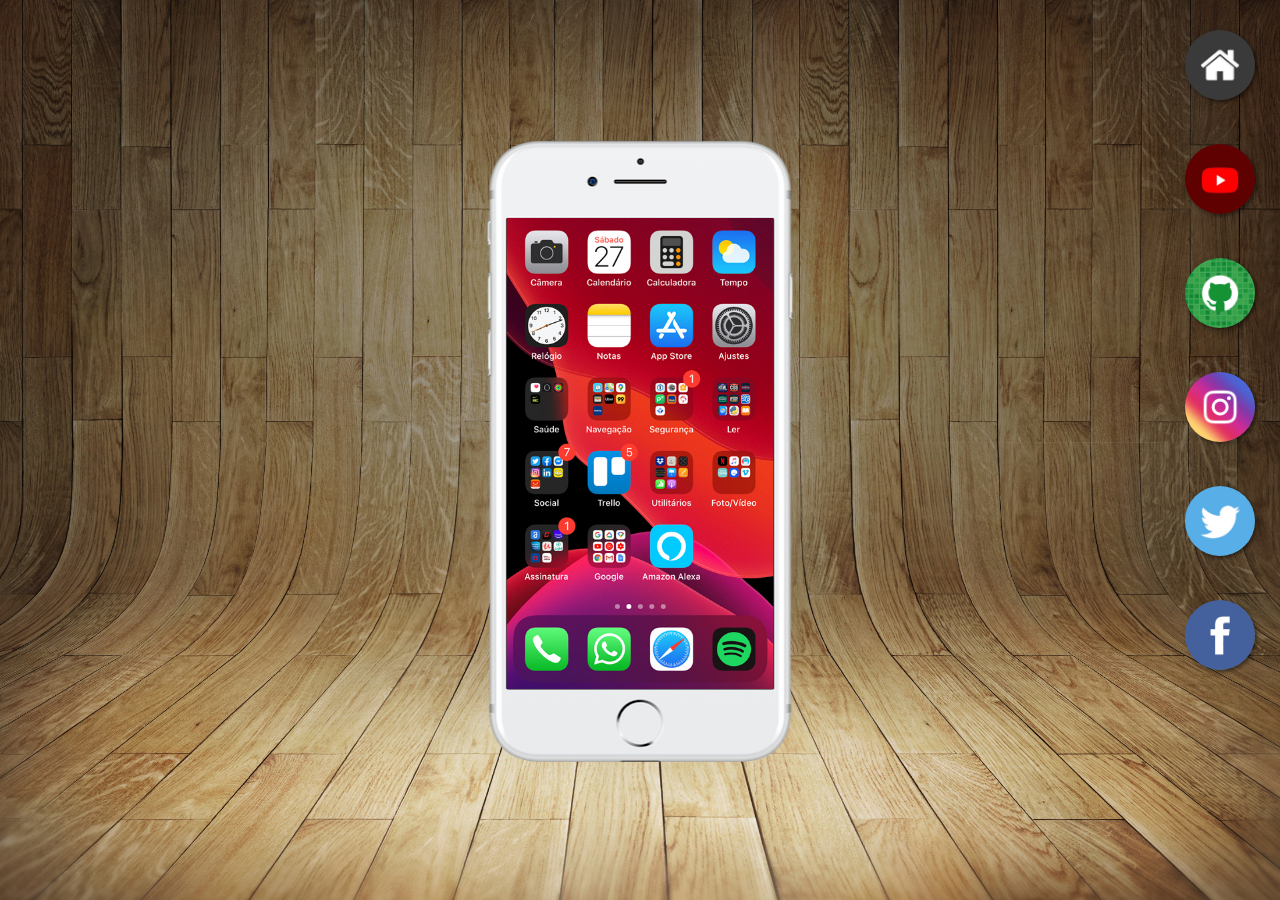
<file: index.html>
<!DOCTYPE html>
<html lang="pt-br">
<head>
    <meta charset="UTF-8">
    <meta name="viewport" content="width=device-width, initial-scale=1.0">
    <title>Projetos Redes Spciais</title>
    <link rel="stylesheet" href="style.css">
</head>
<body>
    <main>
        <section class="tela">
            <iframe src="home.html" frameborder="0" name="quadro" id="tela"></iframe>
        </section>

        <section class="buttons">
            <a href="home.html" target="quadro"><img src="imagens/logo-home.jpg" alt="home"></a> <br>
            <a href="youtube.html" target="quadro"><img src="imagens/logo-youtube.jpg" alt="youtube"></a> <br>
            <a href="github.html" target="quadro"><img src="imagens/logo-github.jpg" alt="gihub"></a> <br>
            <a href="instagram.html" target="quadro"><img src="imagens/logo-instagram.jpg" alt="instagram"></a> <br>
            <a href="twitter.html" target="quadro"><img src="imagens/logo-twitter.jpg" alt="twitter"></a> <br>
            <a href="facebook.html" target="quadro"><img src="imagens/logo-facebook.jpg" alt="facebook"></a>

        </section>
    </main>
</body>
</html>
</file>
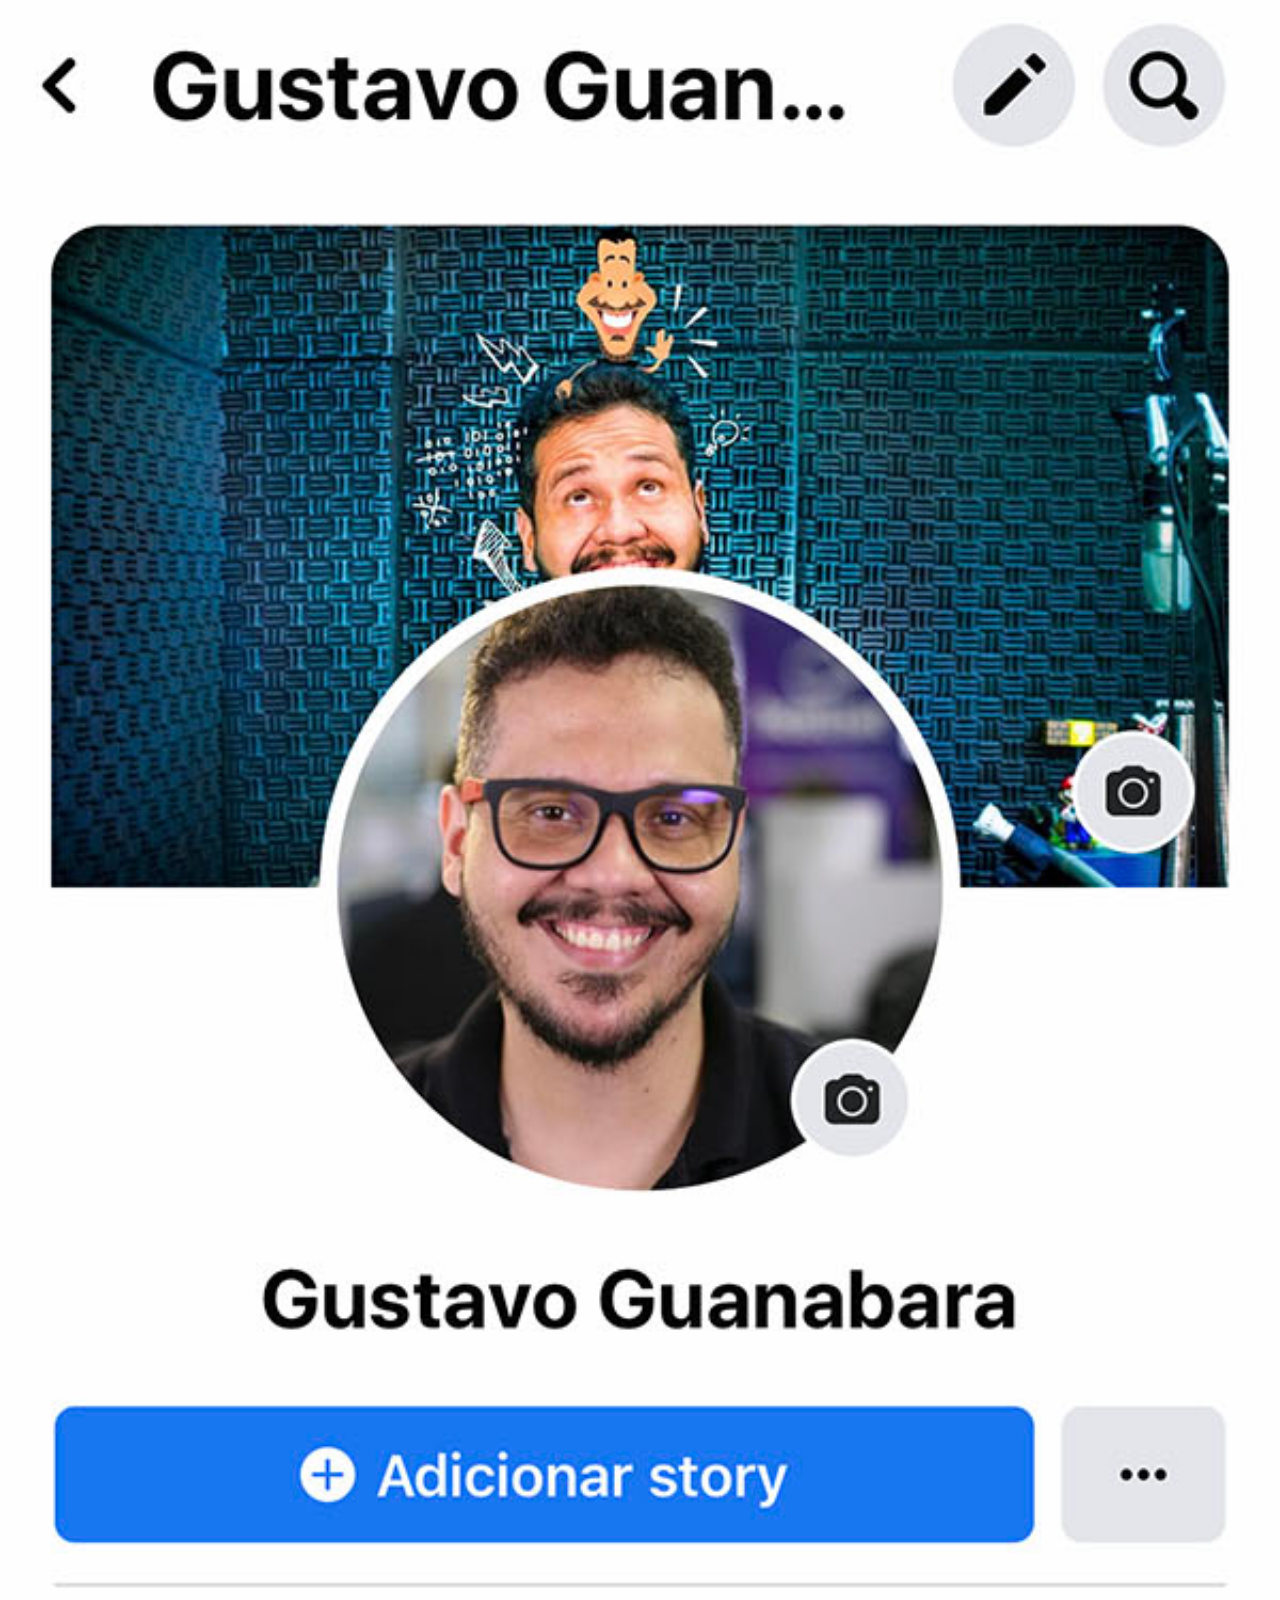
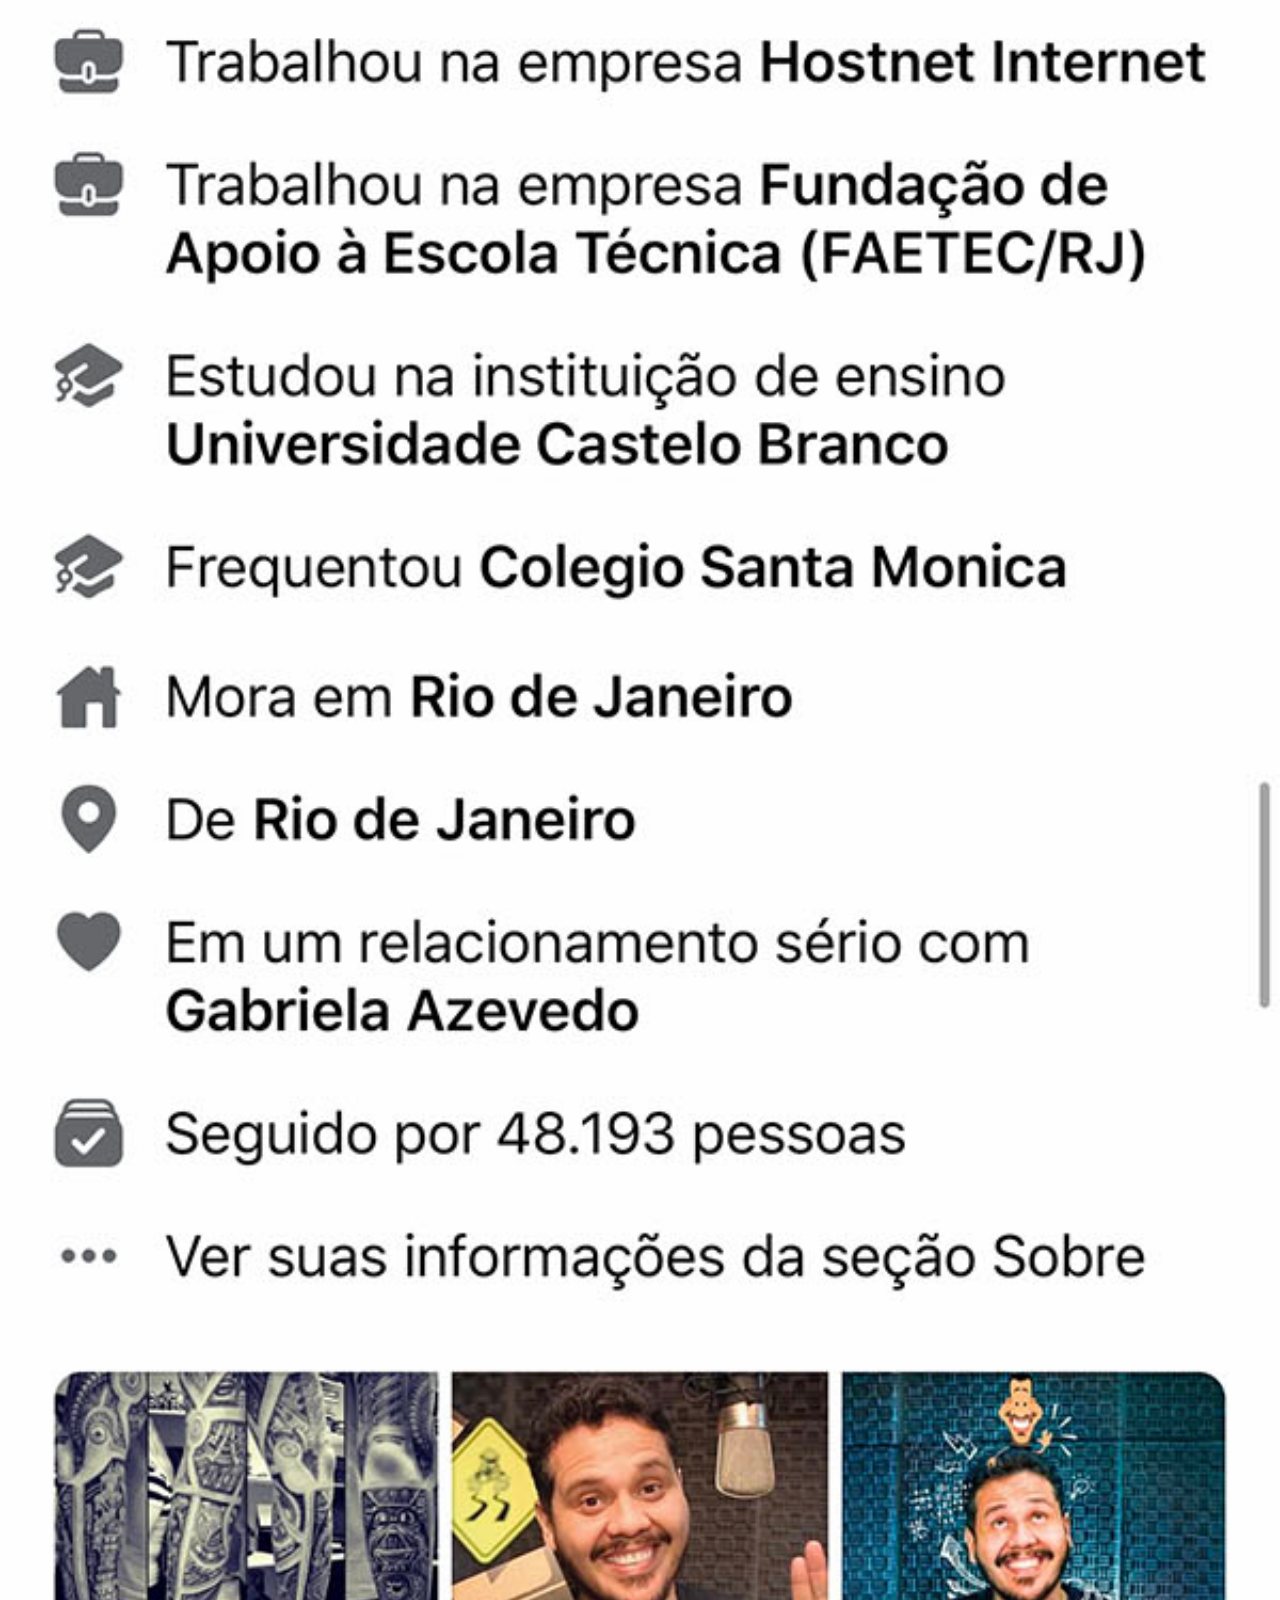
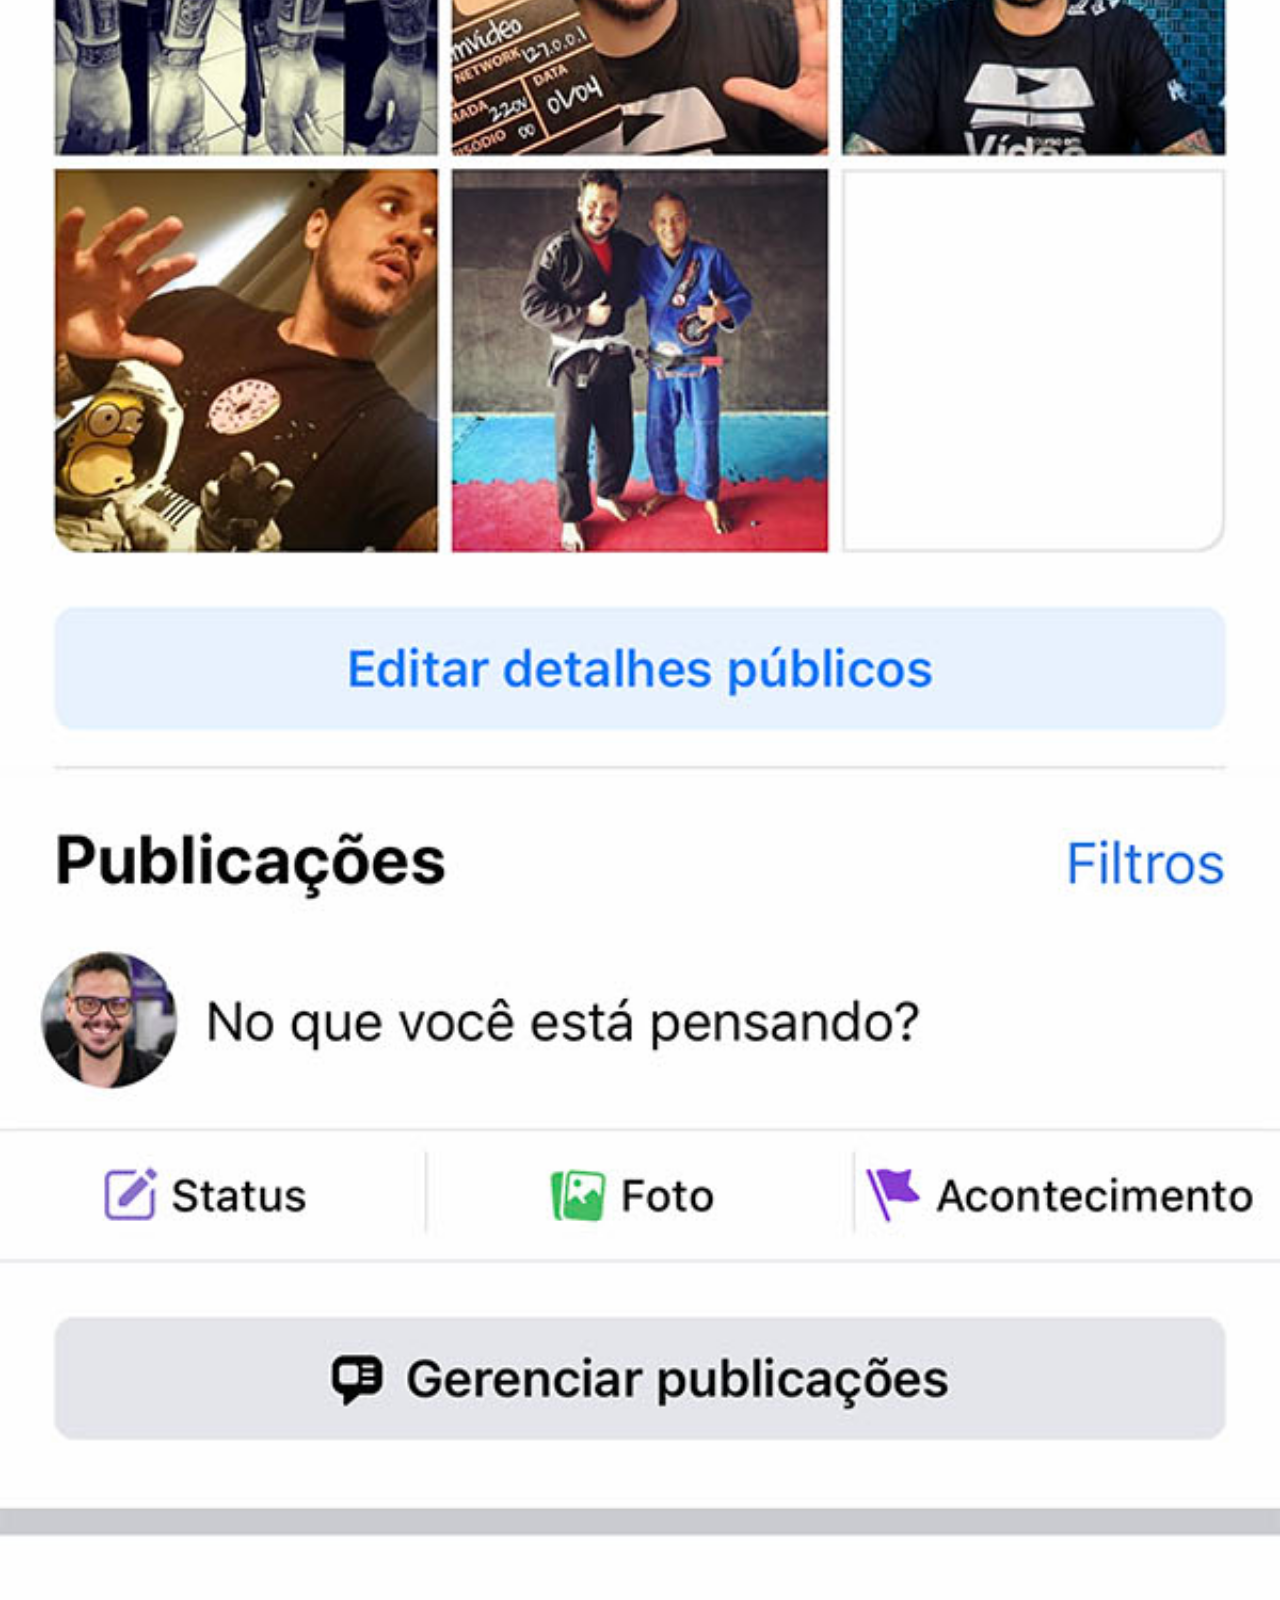
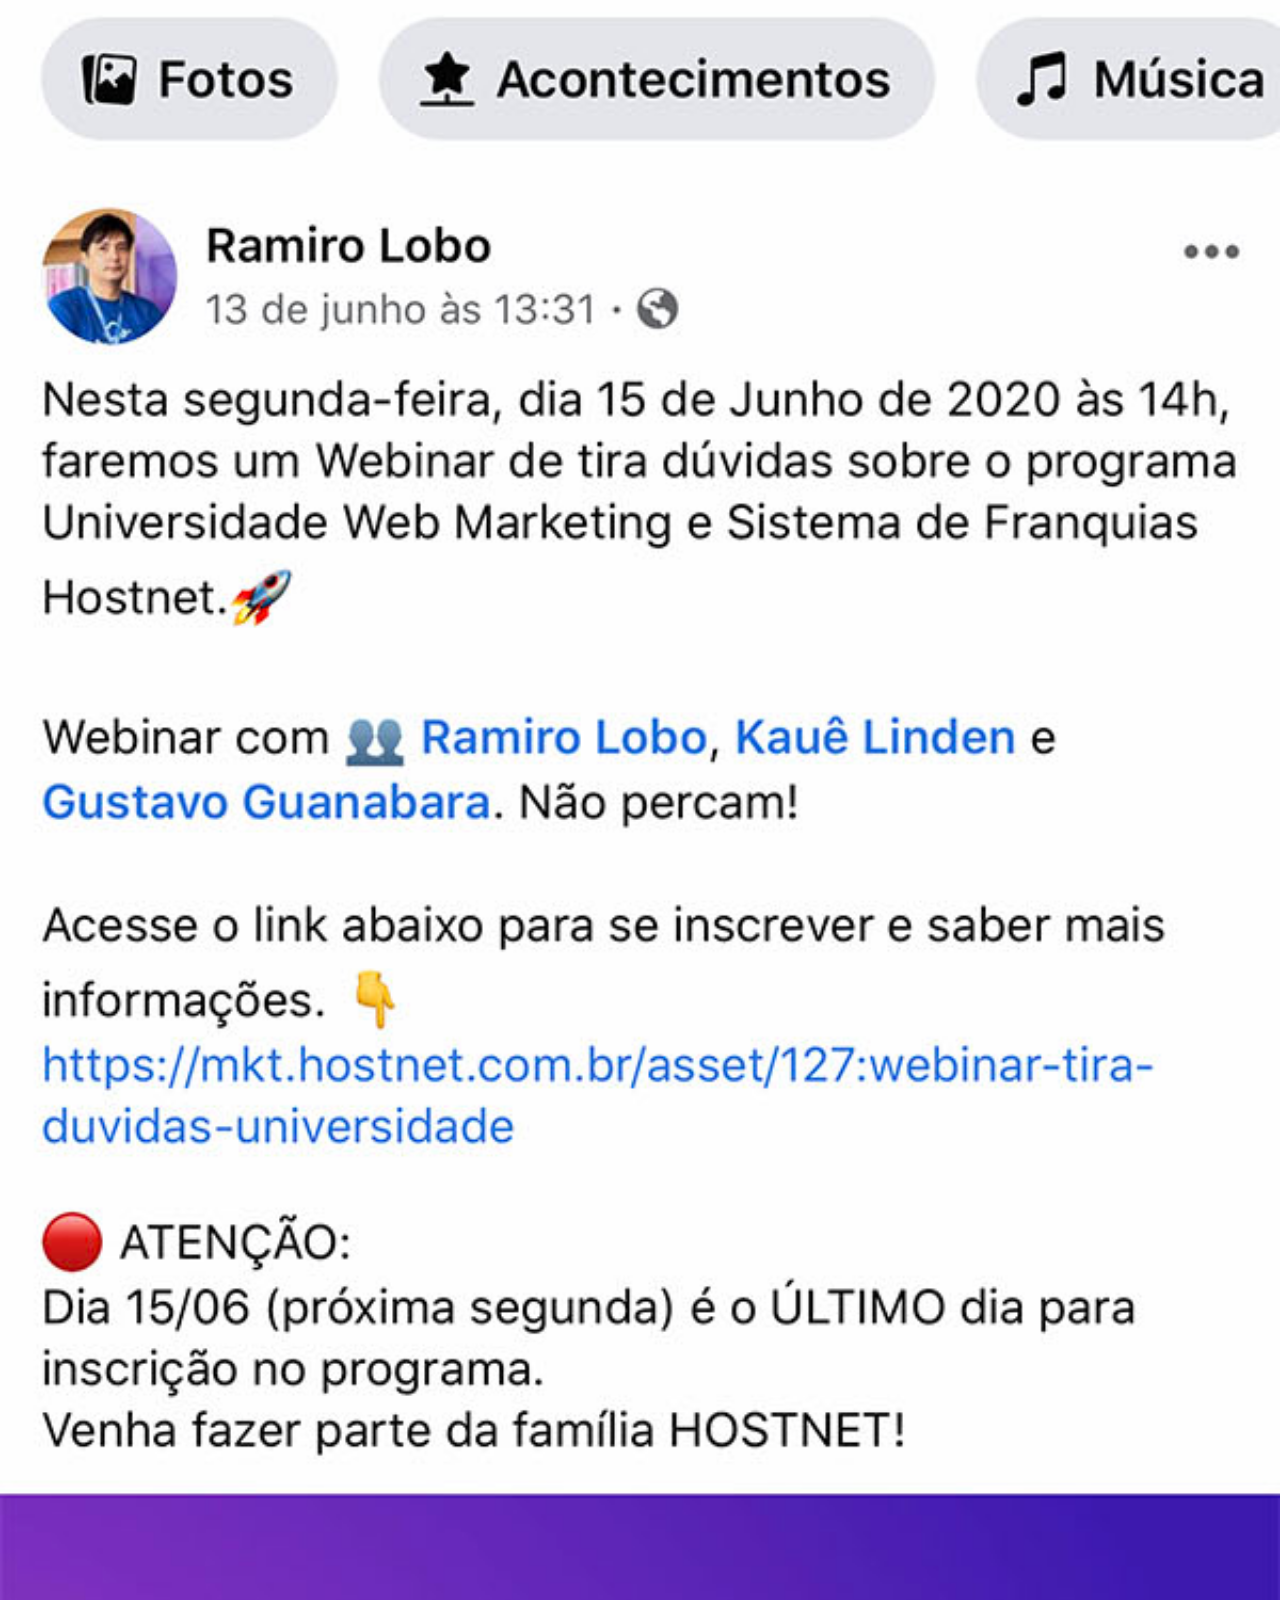
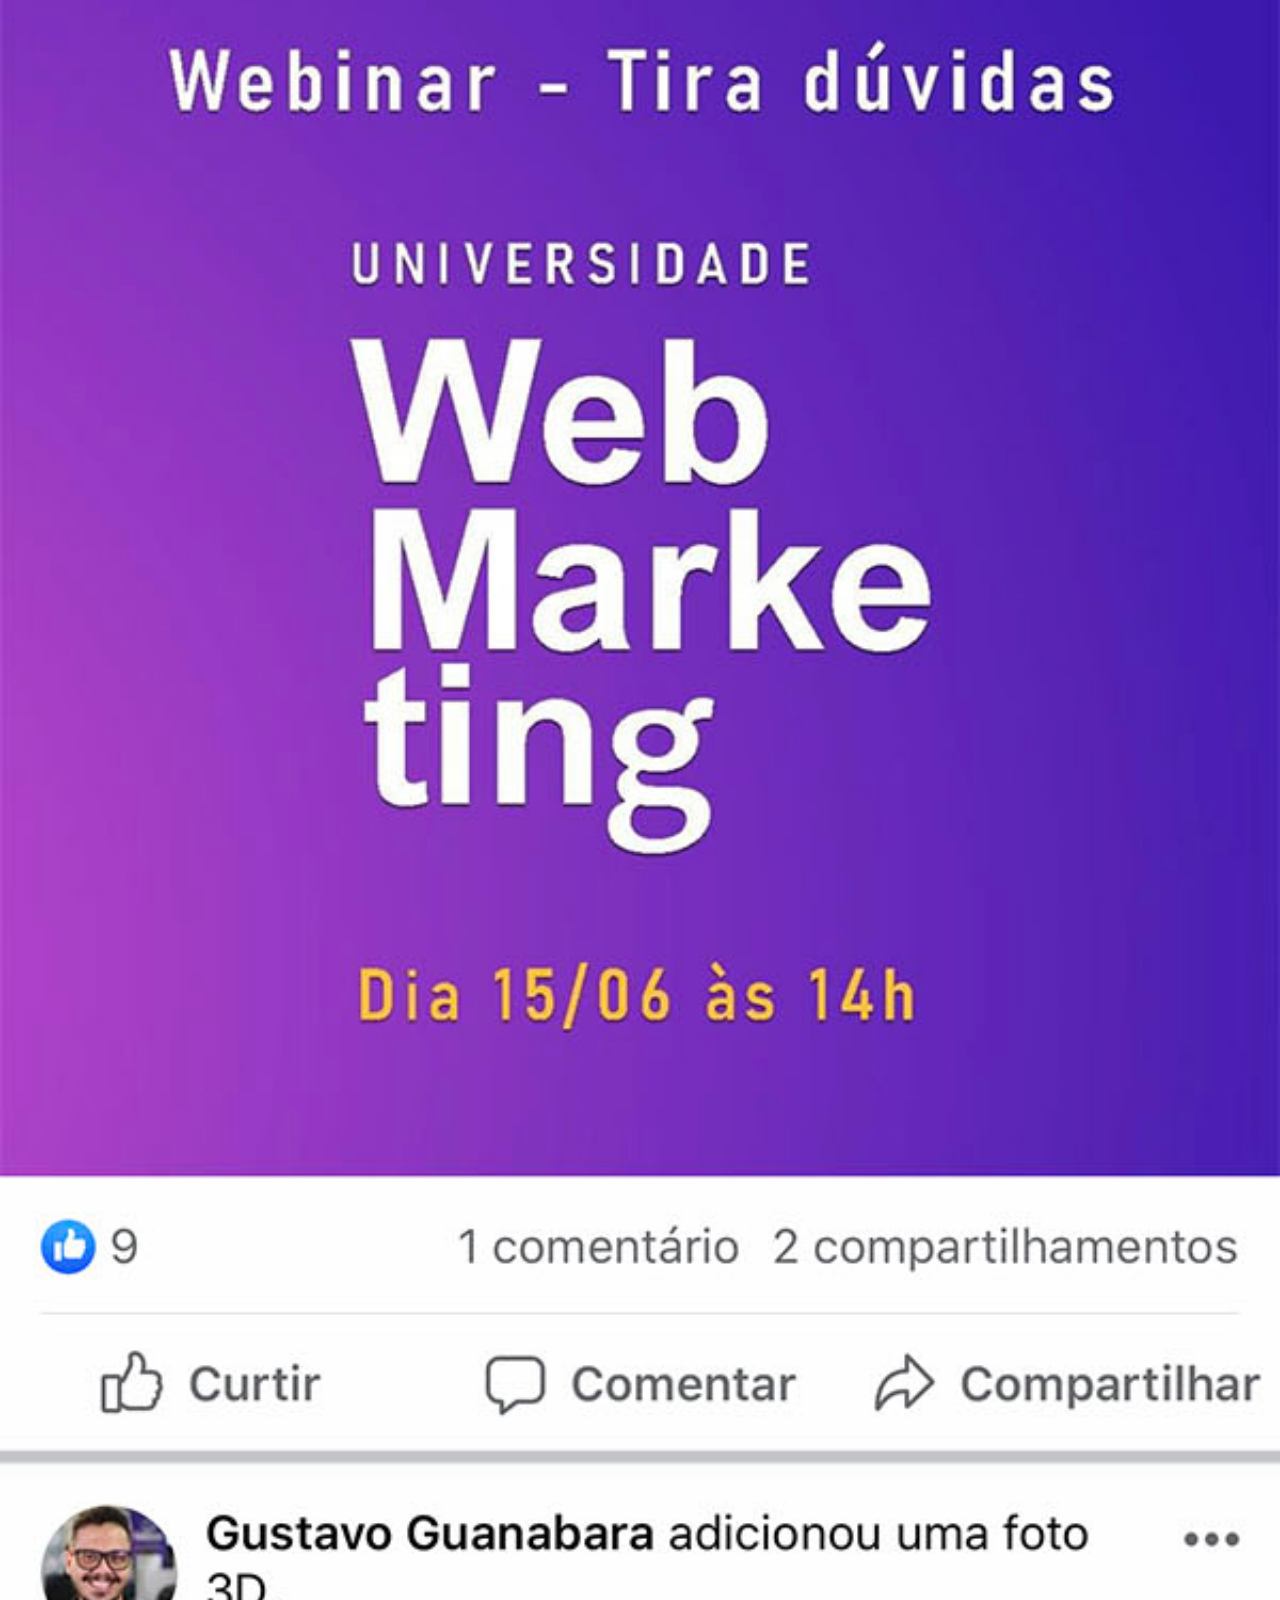
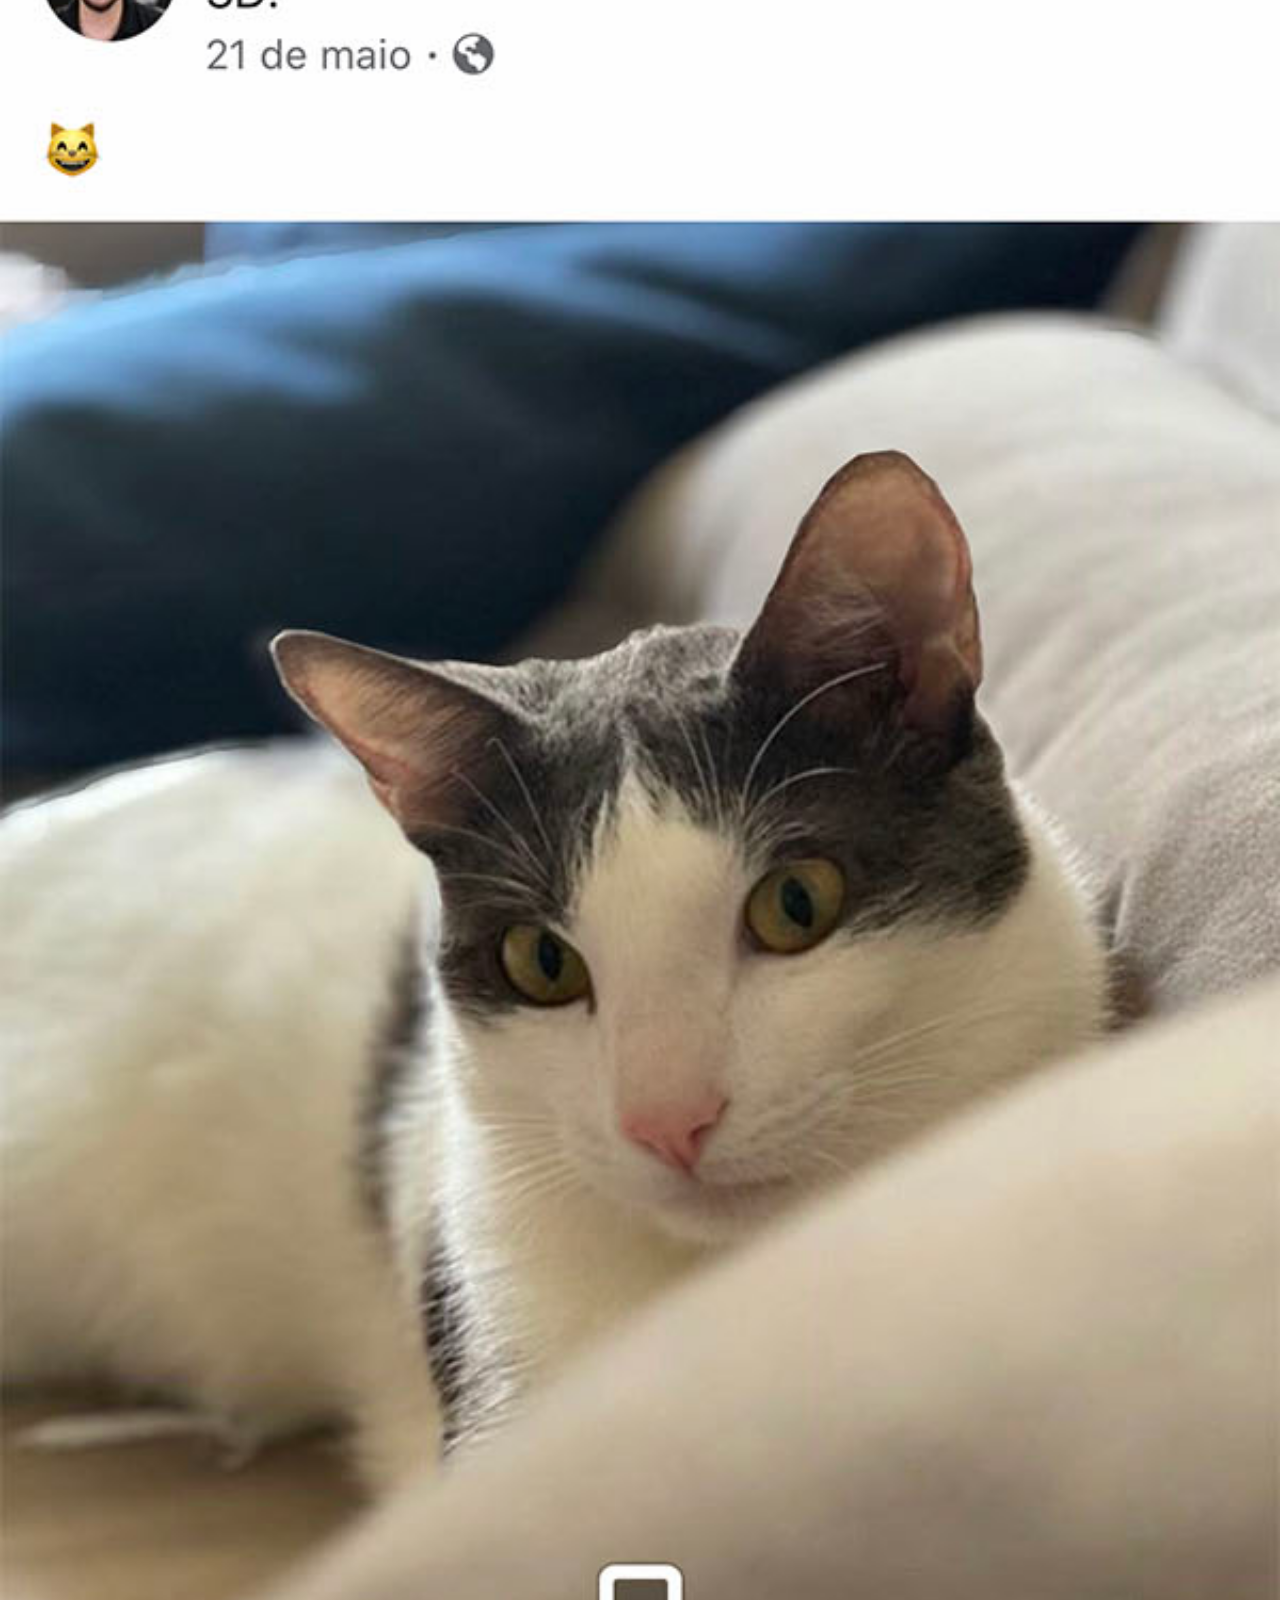
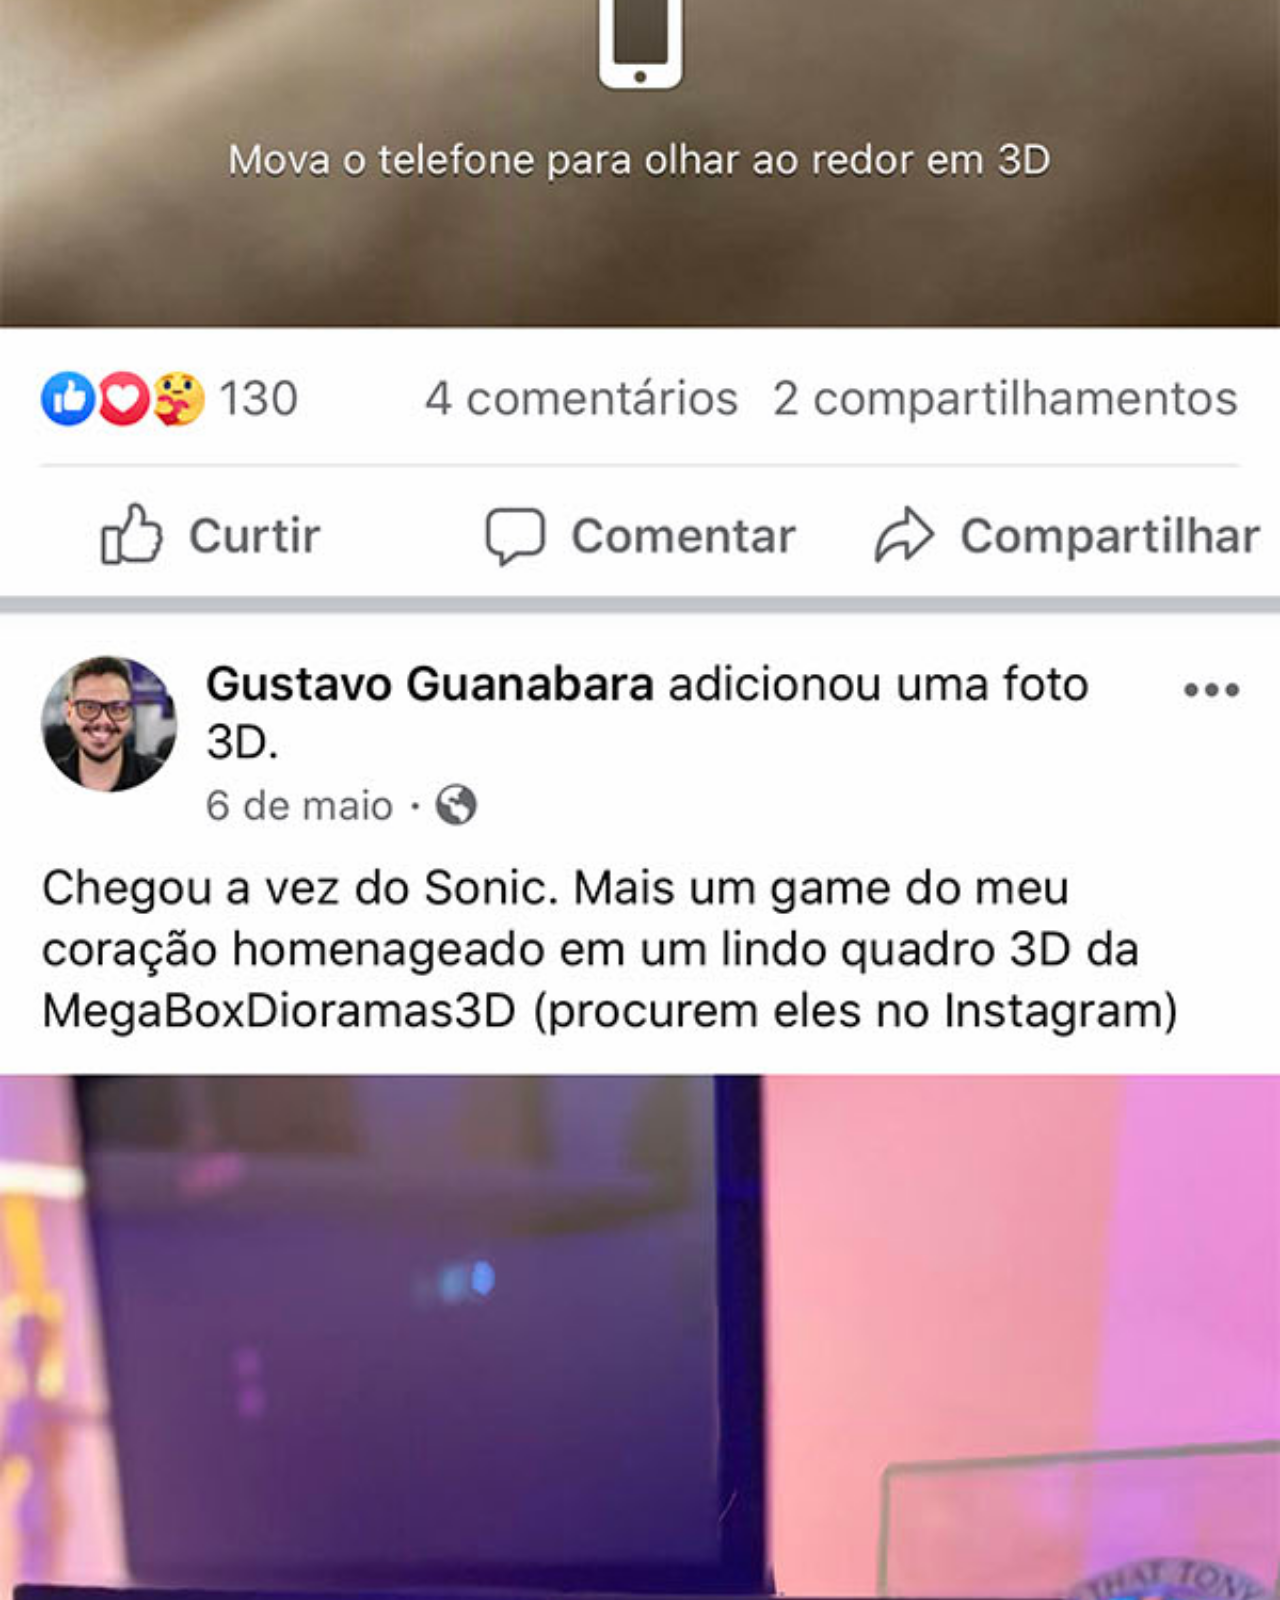
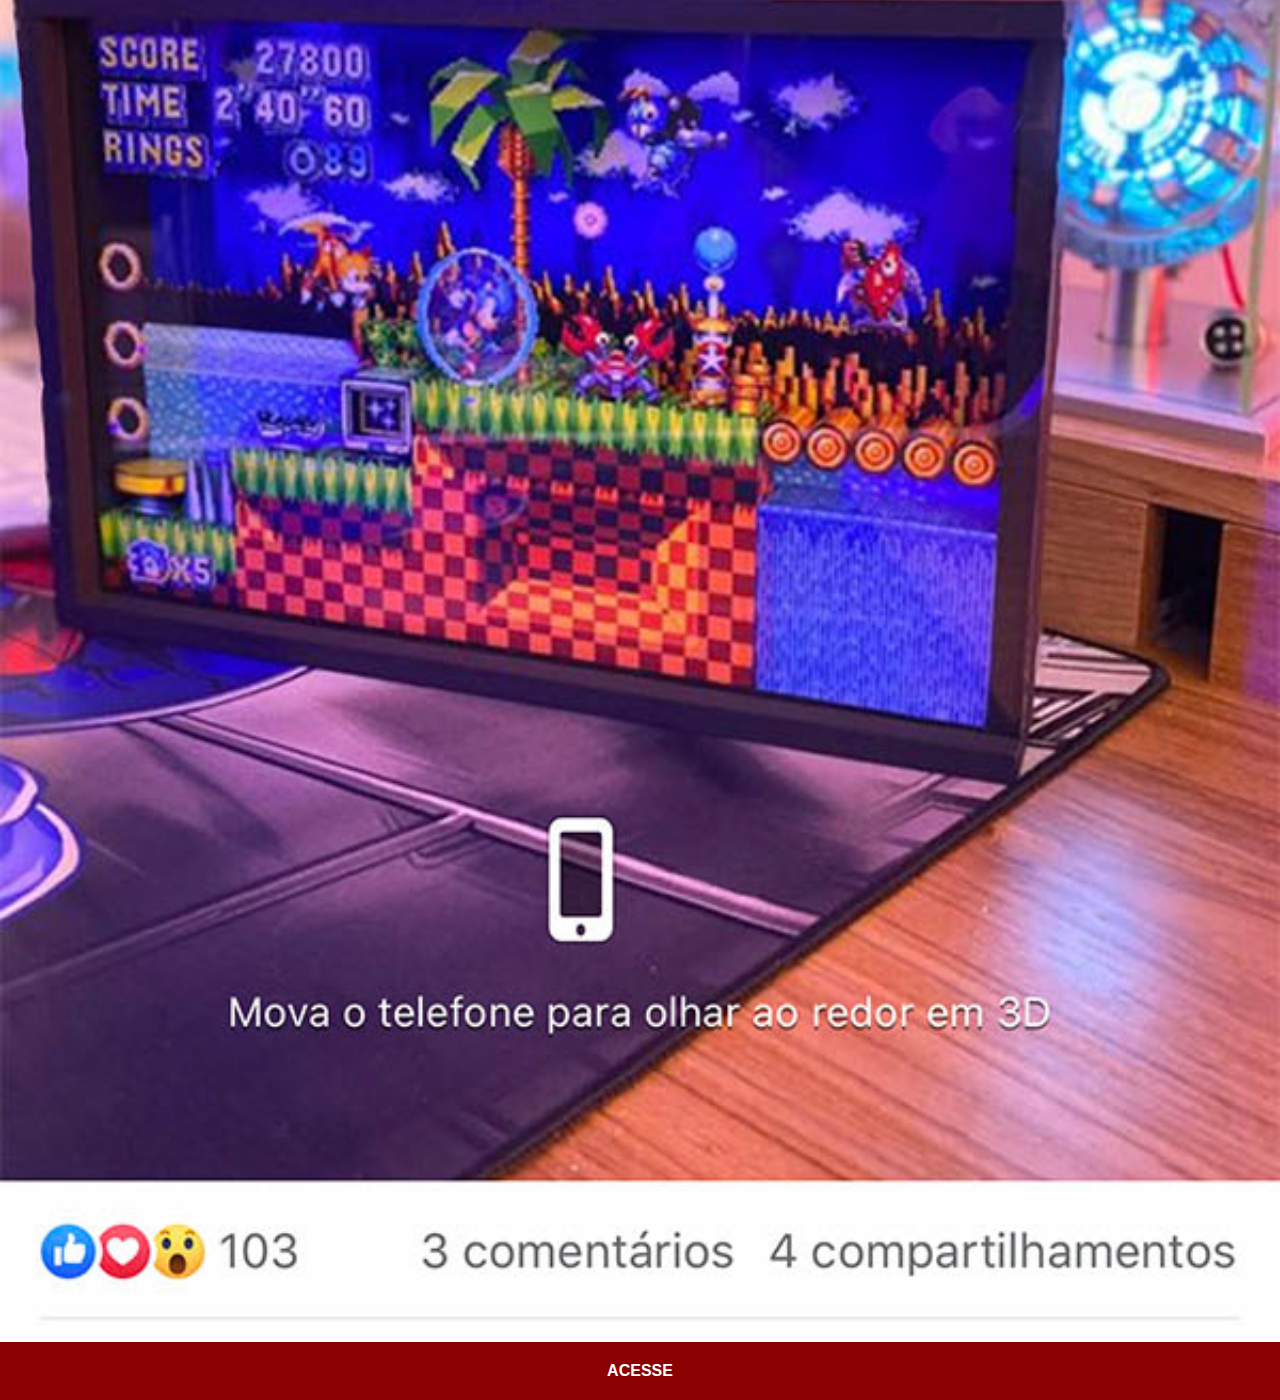
<file: facebook.html>
<!DOCTYPE html>
<html lang="pt-br">
<head>
    <meta charset="UTF-8">
    <meta name="viewport" content="width=device-width, initial-scale=1.0">
    <title>youtube</title>
    <link rel="stylesheet" href="buttons.css">
   
</head>
<body>
    <img src="imagens/tela-facebook.jpg" alt="facebook">
    <a href="https://www.facebook.com/gustavoguanabara/?locale=pt_BR" target="_blank">ACESSE</a>
</body>
</html>
</file>
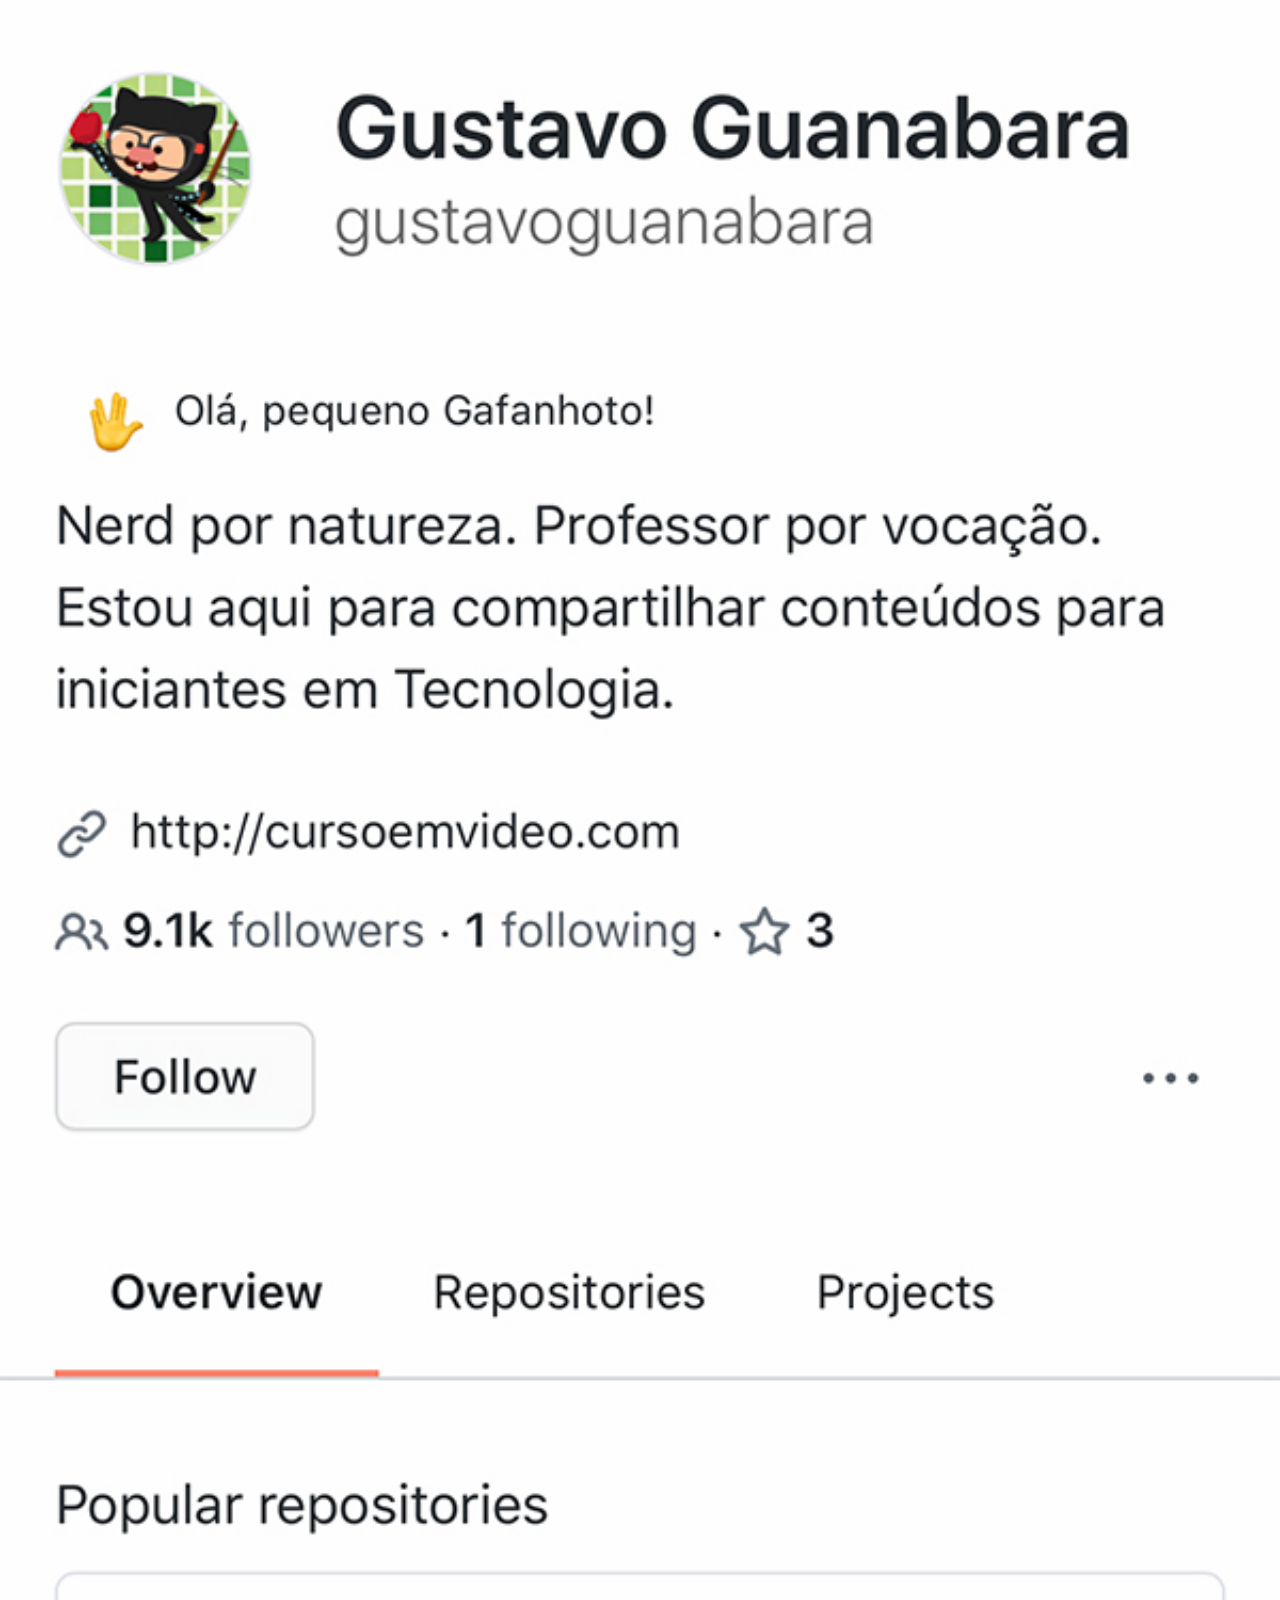
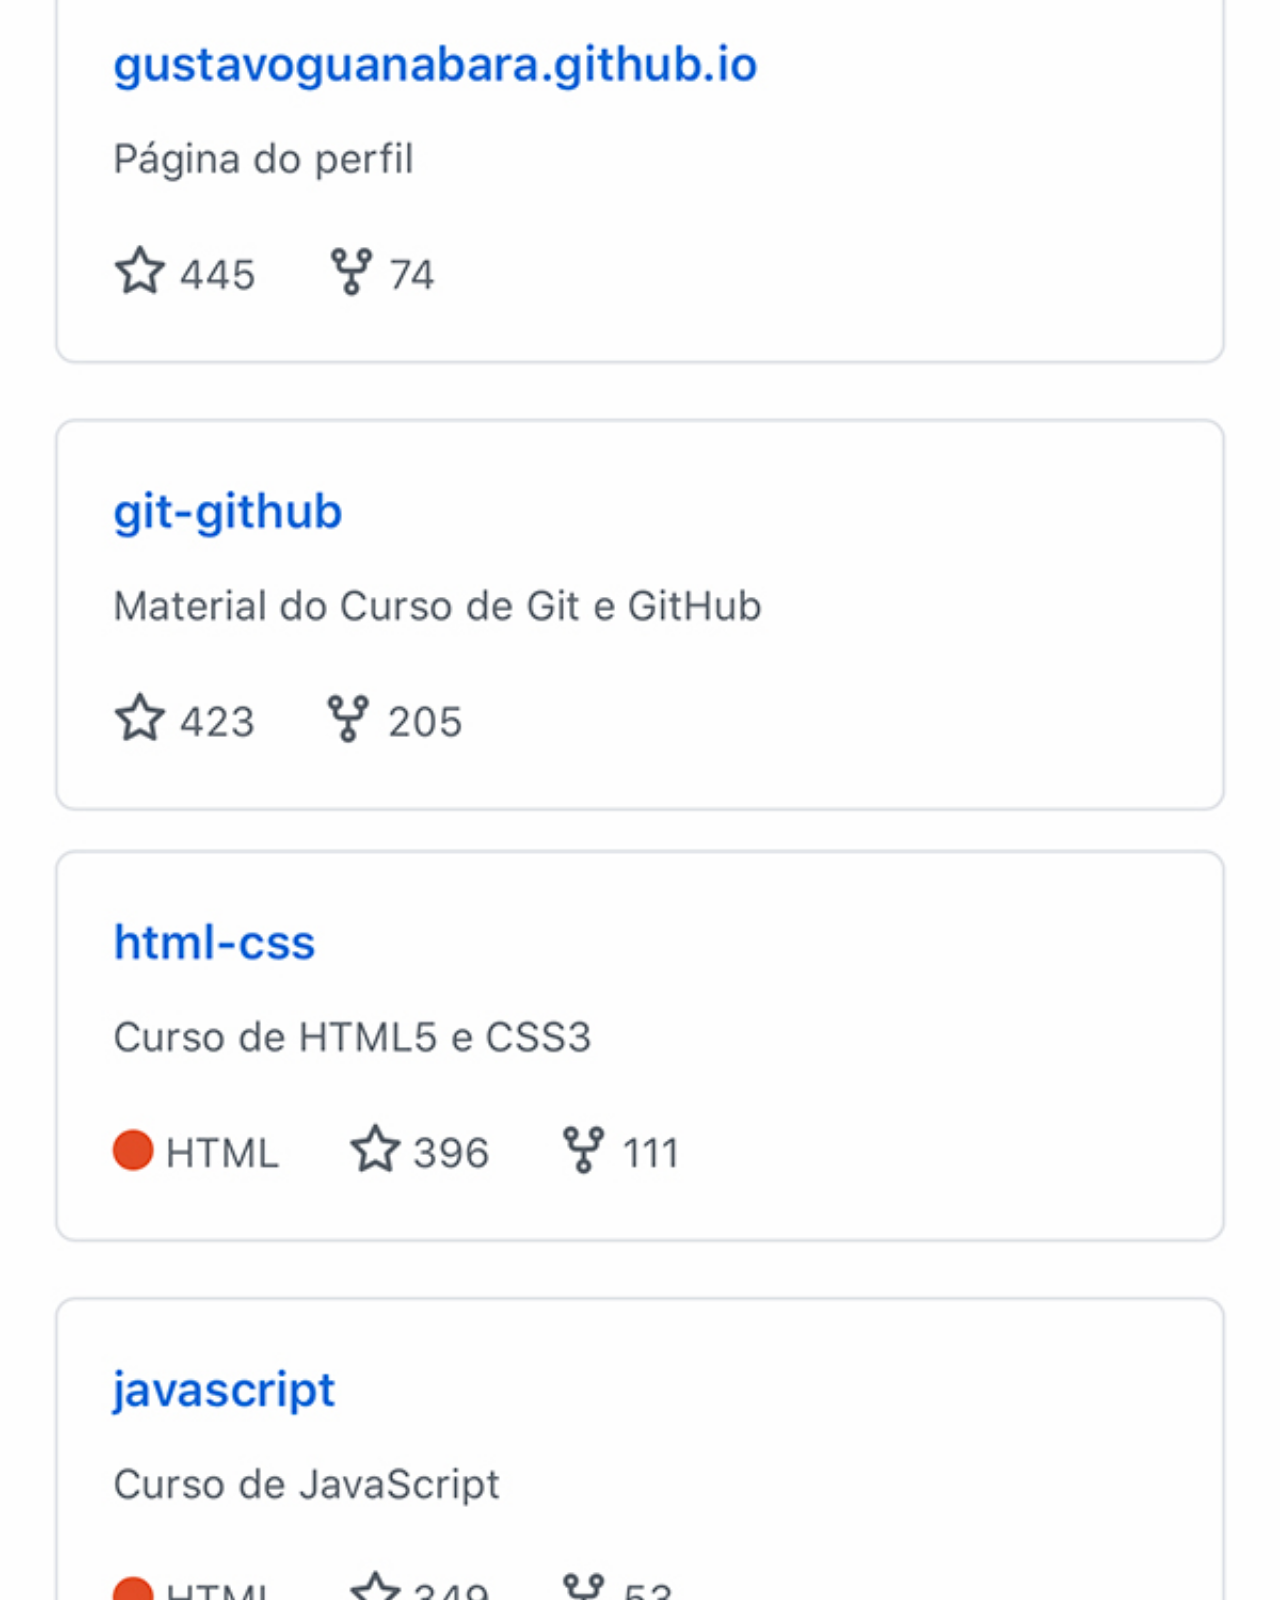
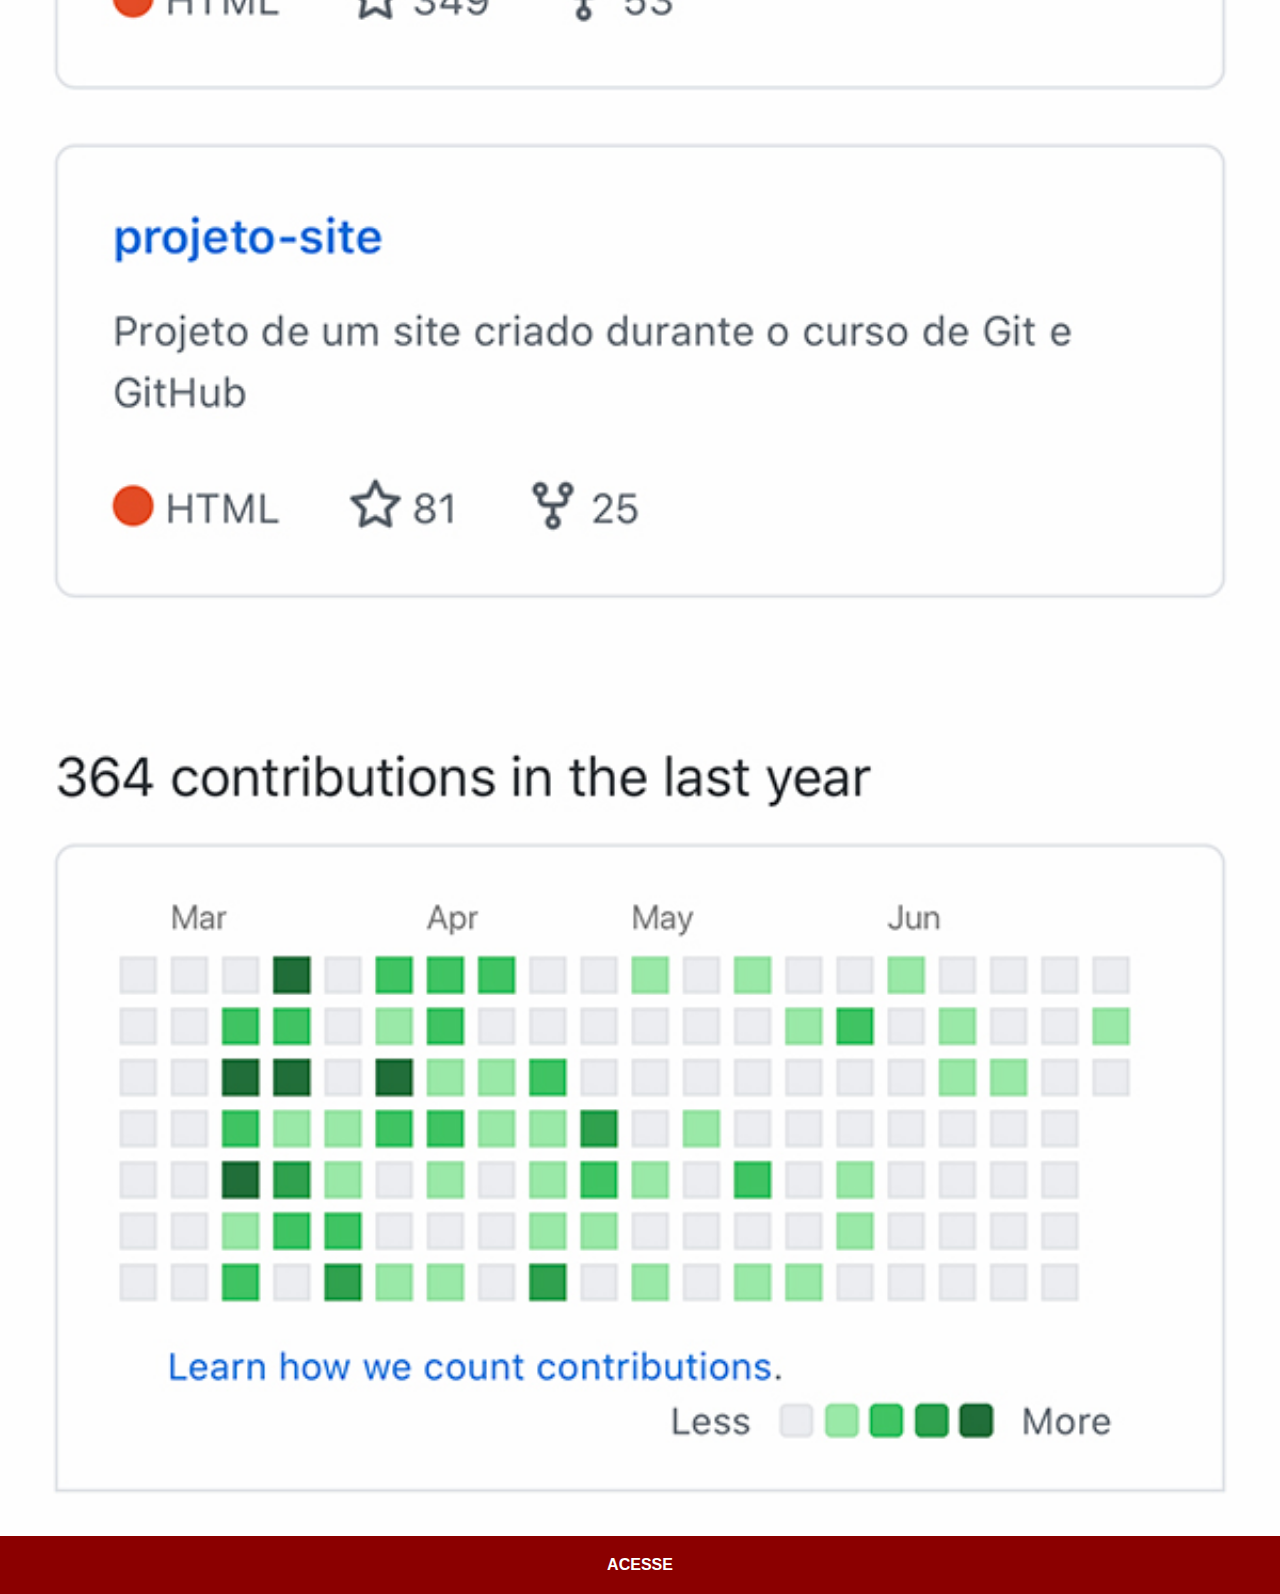
<file: github.html>
<!DOCTYPE html>
<html lang="pt-br">
<head>
    <meta charset="UTF-8">
    <meta name="viewport" content="width=device-width, initial-scale=1.0">
    <title>Github</title>
    <link rel="stylesheet" href="buttons.css">
</head>
<body>
    <img src="imagens/tela-github.jpg" alt="Github">
    <a href="https://github.com/JonatanBertella">ACESSE</a>
    
</body>
</html>
</file>
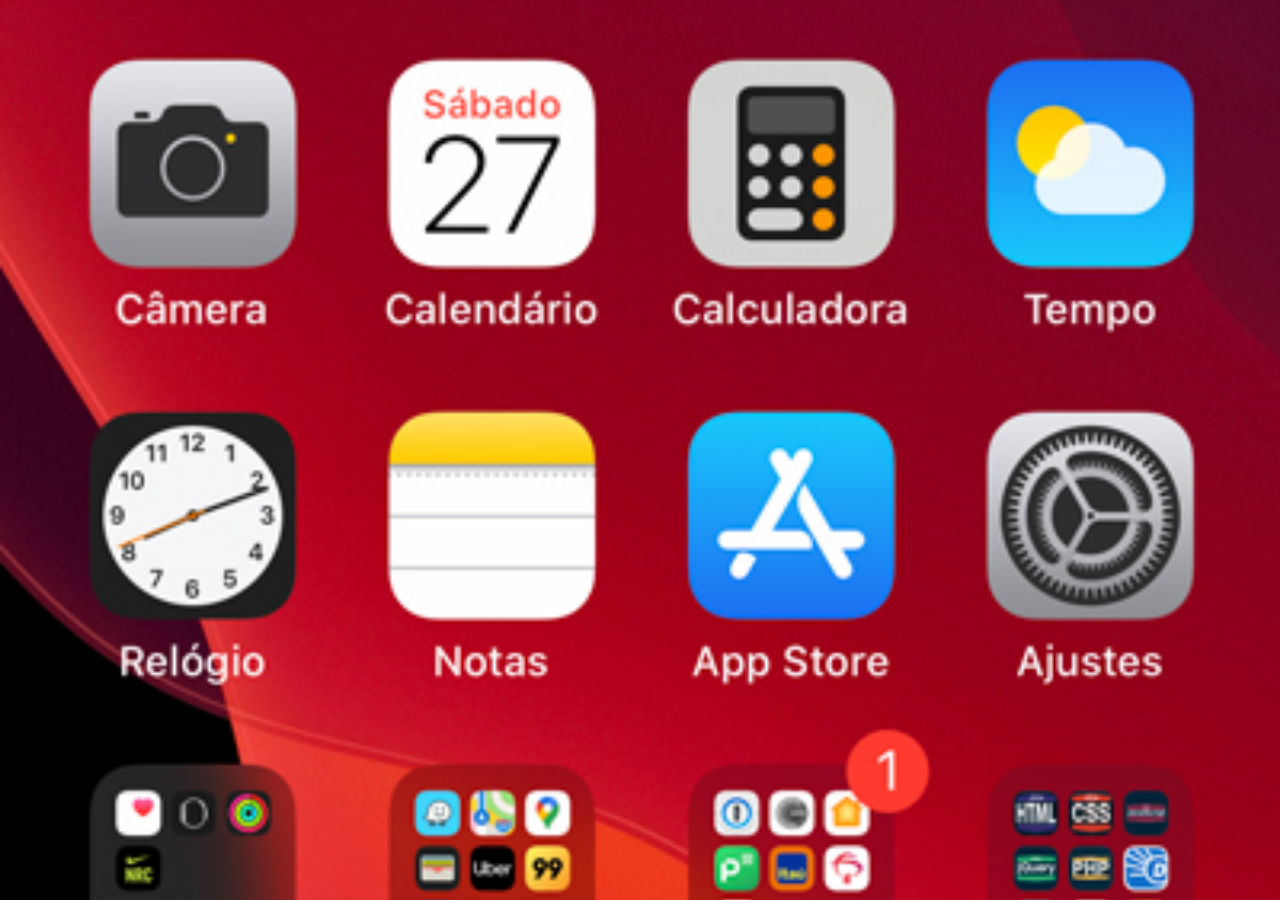
<file: home.html>
<!DOCTYPE html>
<html lang="pt-br">
<head>
    <meta charset="UTF-8">
    <meta name="viewport" content="width=device-width, initial-scale=1.0">
    <title>home</title>
</head>
<style>
    *{
        padding: 0px;
        margin: 0px;

    }

    body{
        width: 100vw;
        height: 100vh;
        background-color: black;
        background-image: url(imagens/tela-home.jpg);
        background-repeat: no-repeat;
        background-position: center top;
        background-size: cover;
    }
</style>
<body>
    
</body>
</html>
</file>
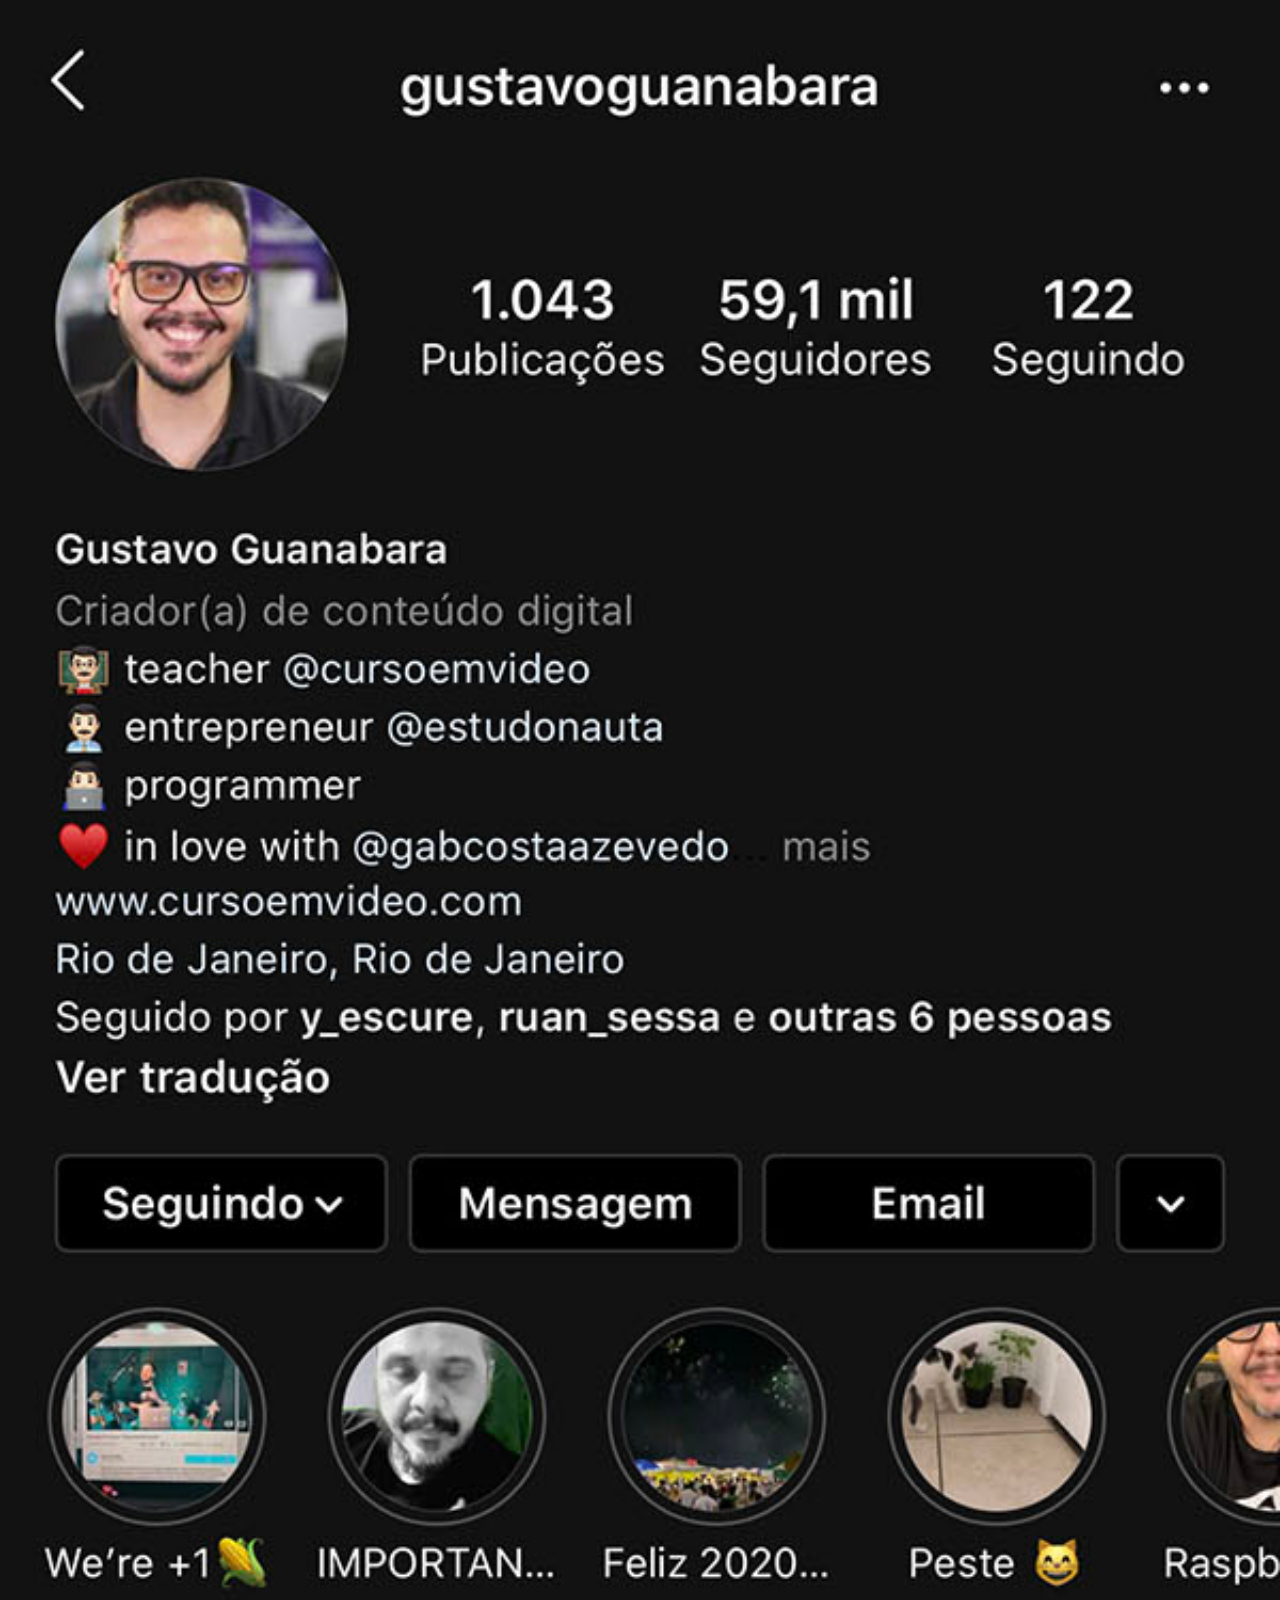
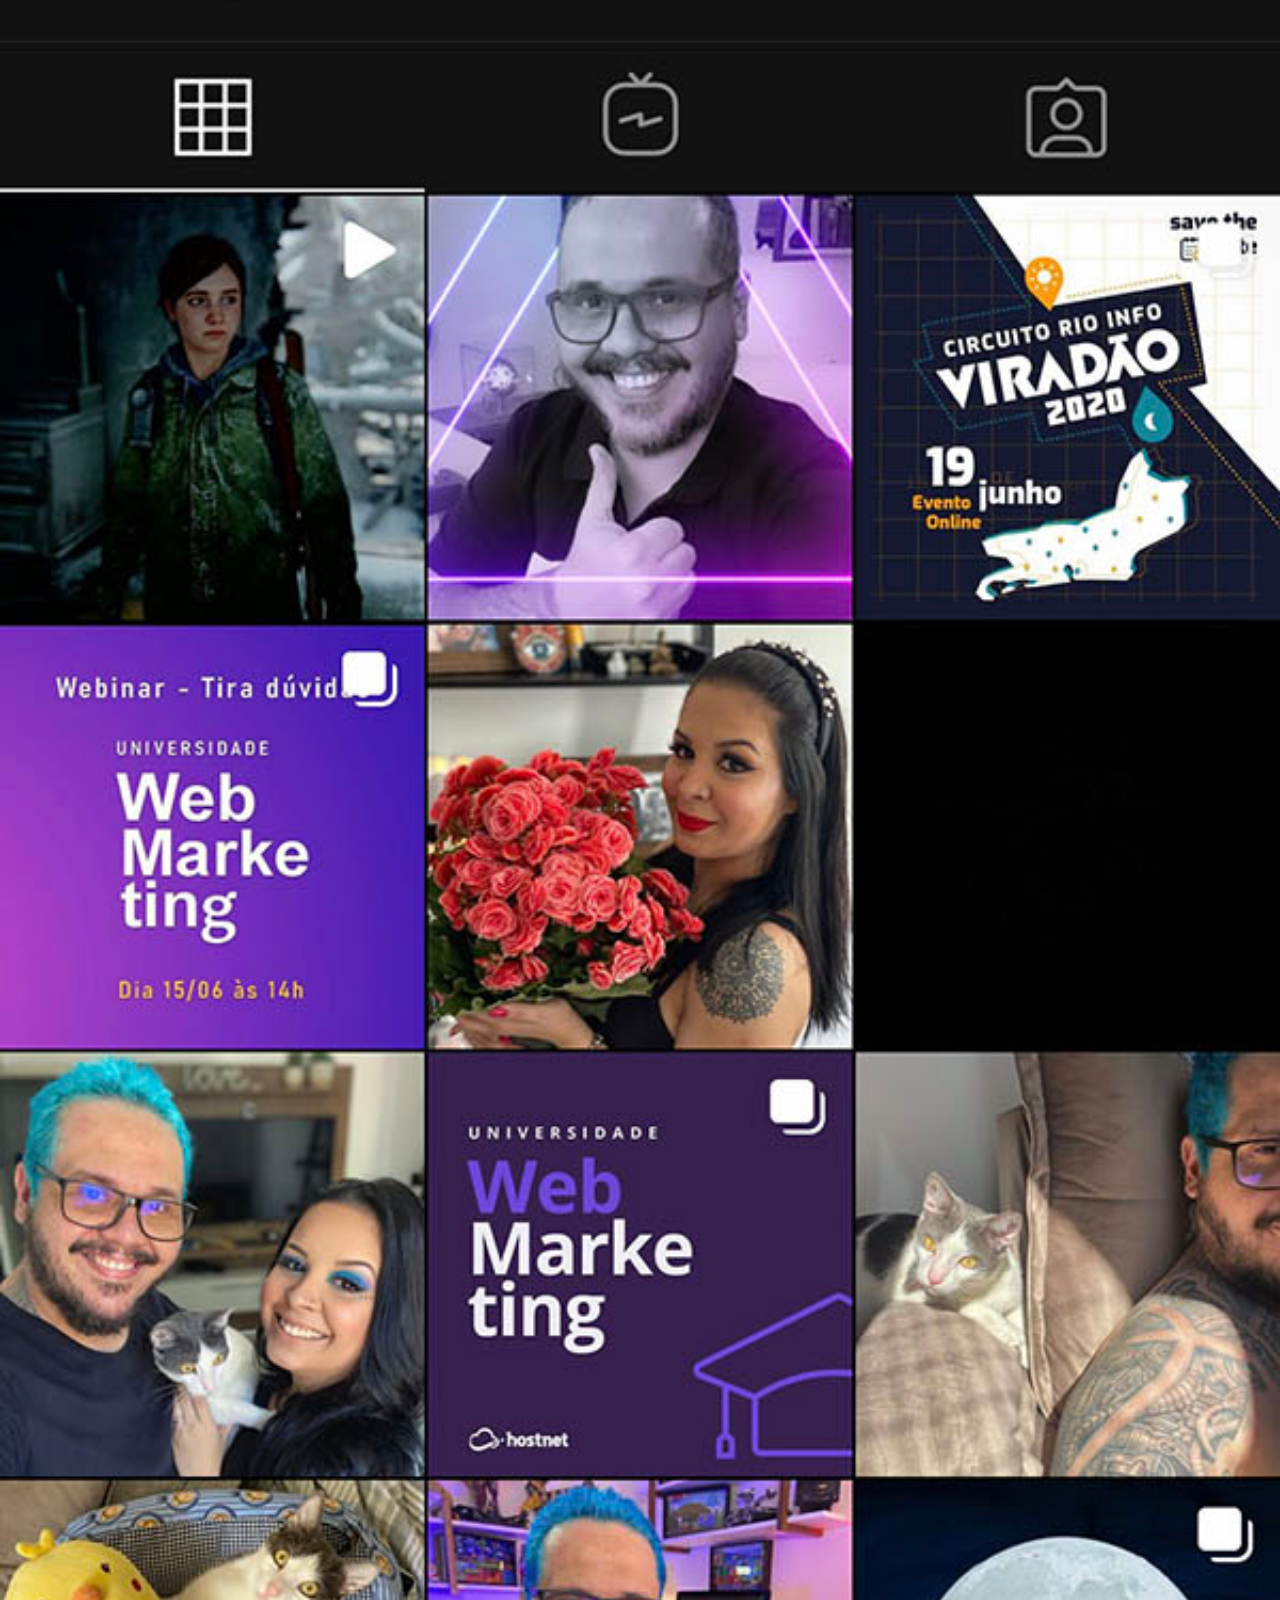
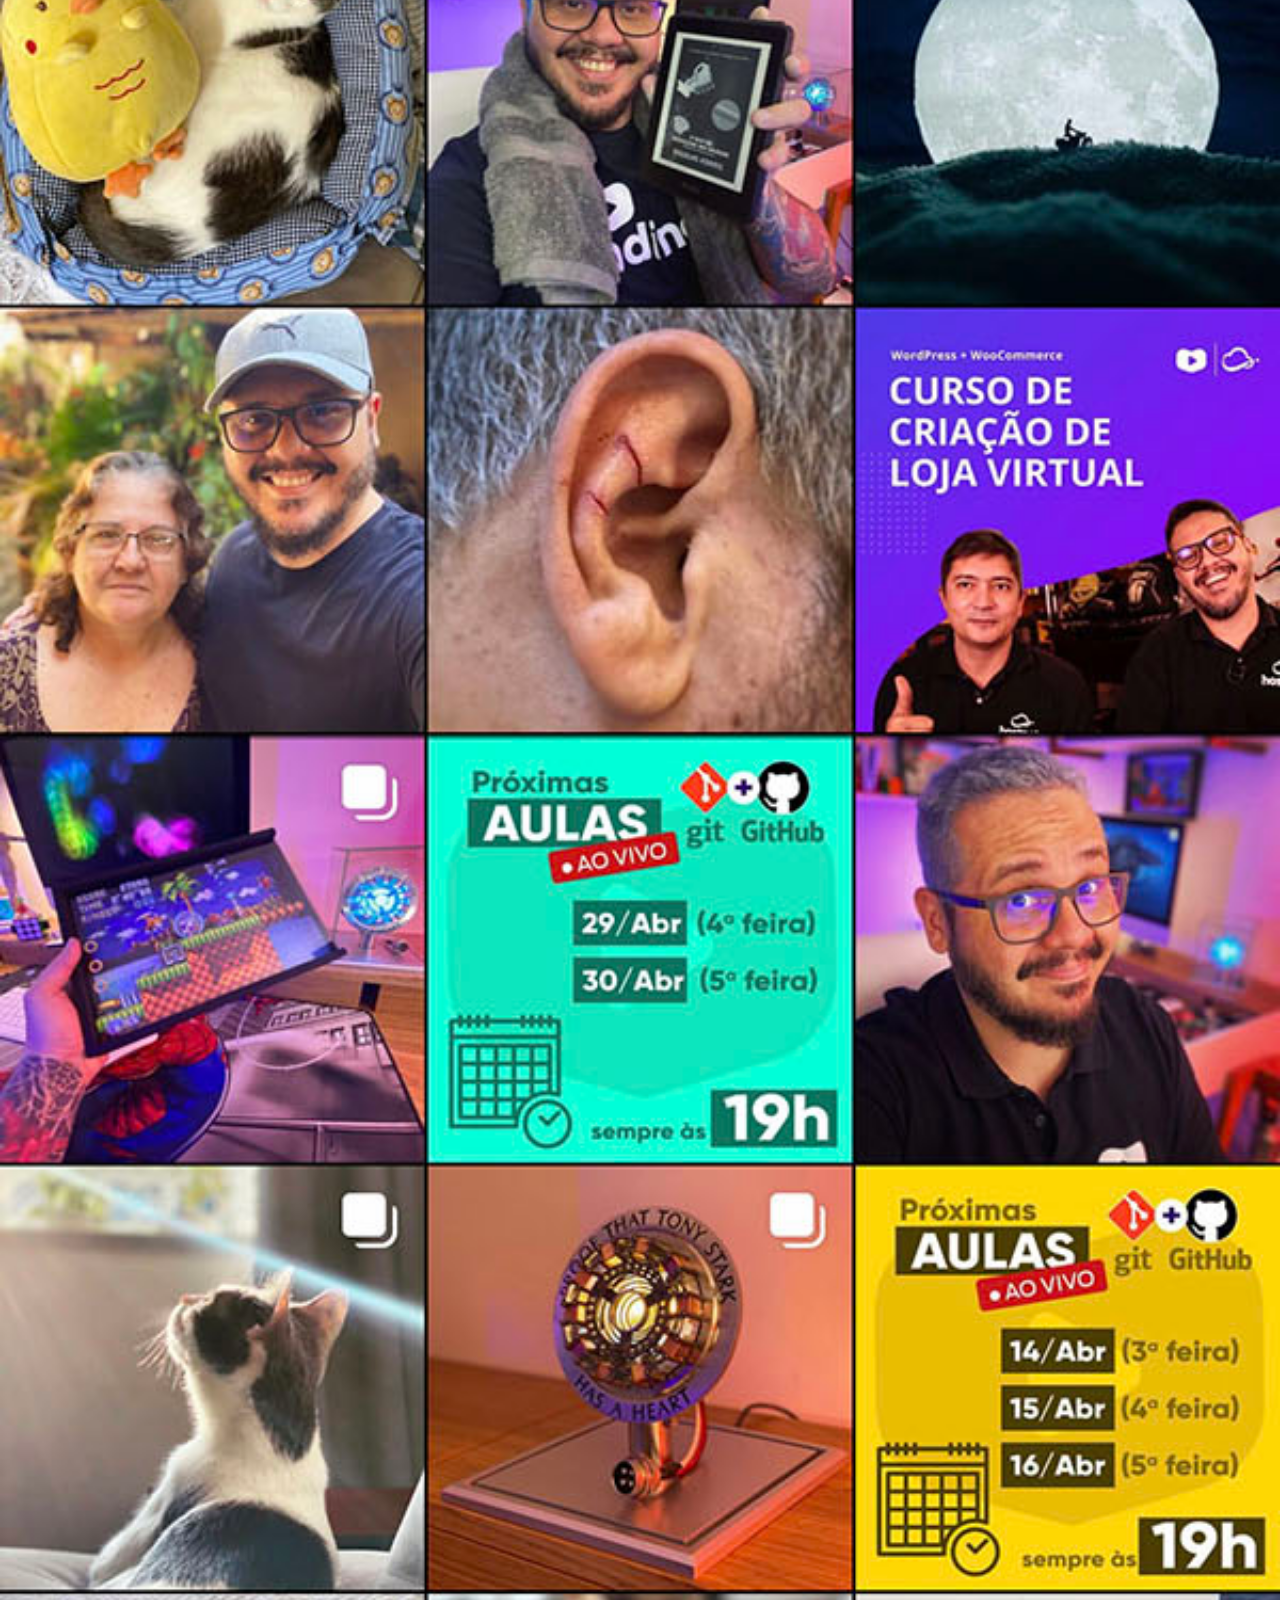
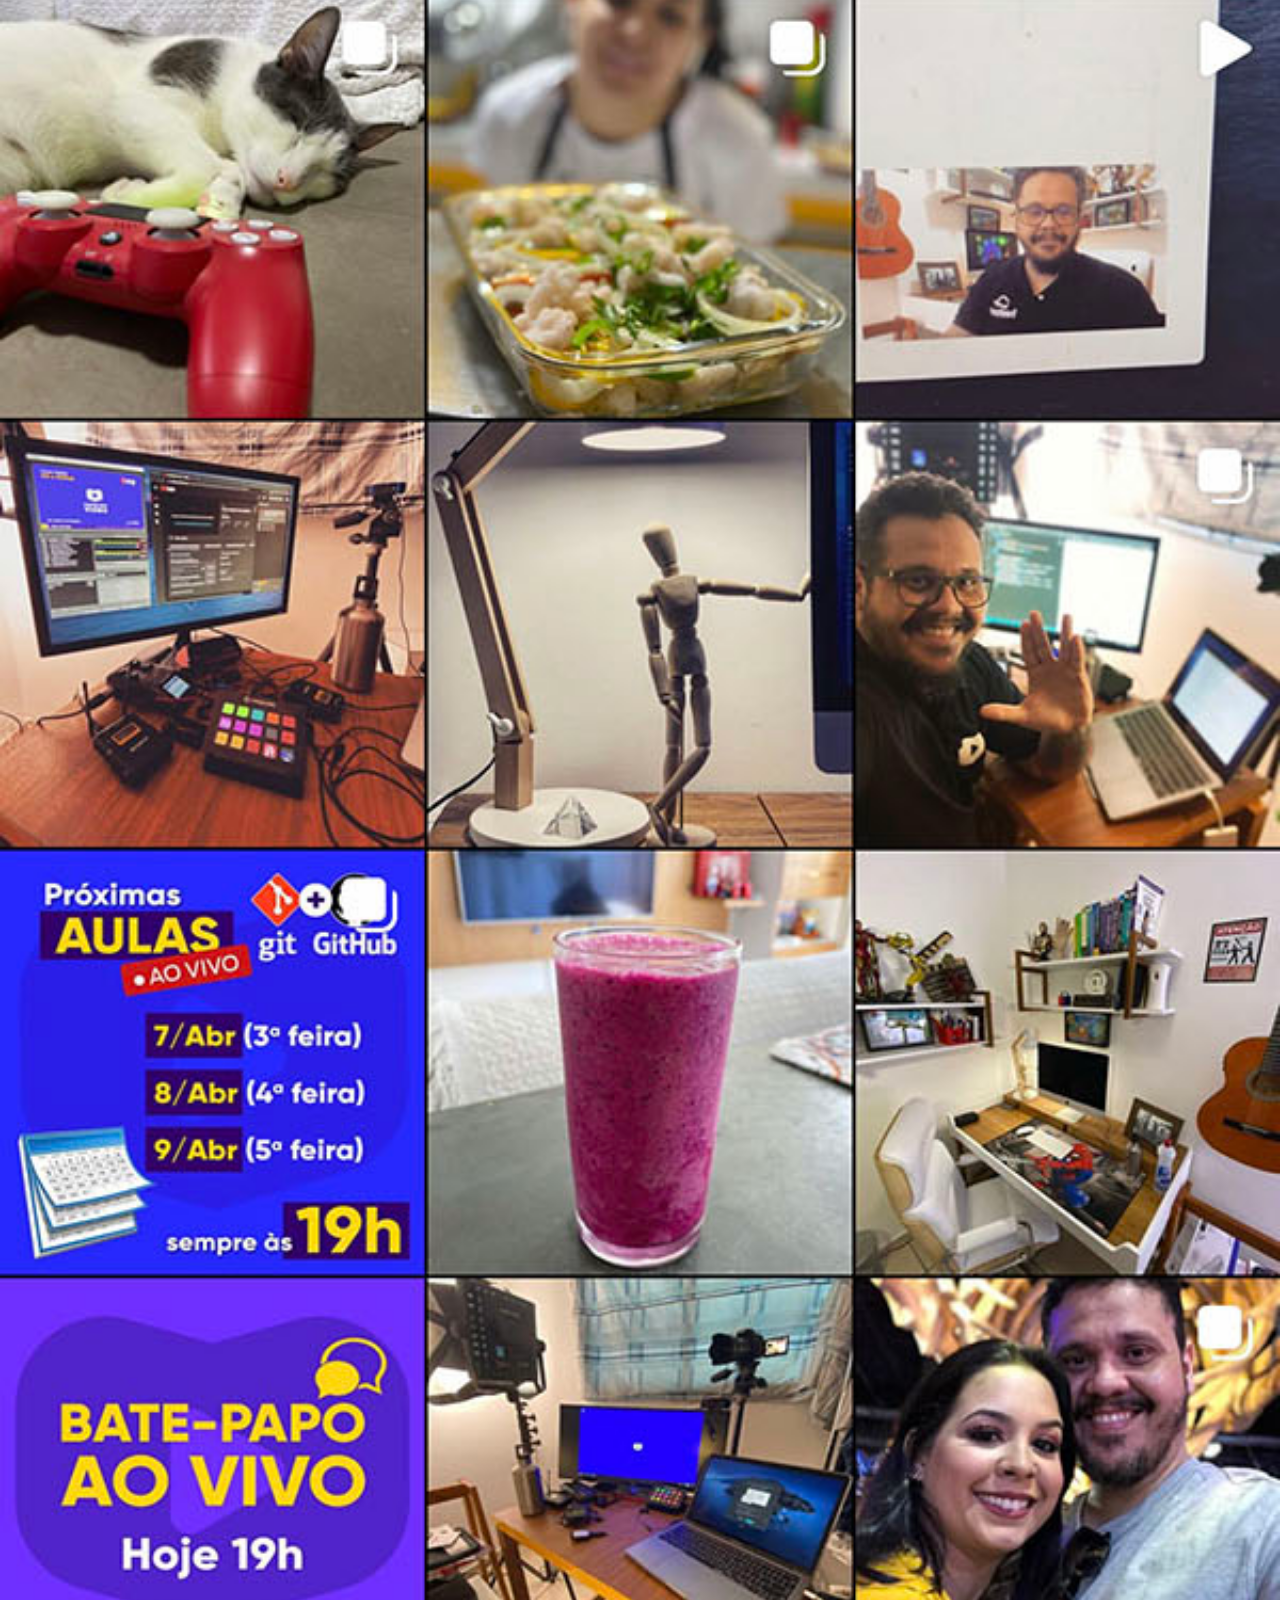
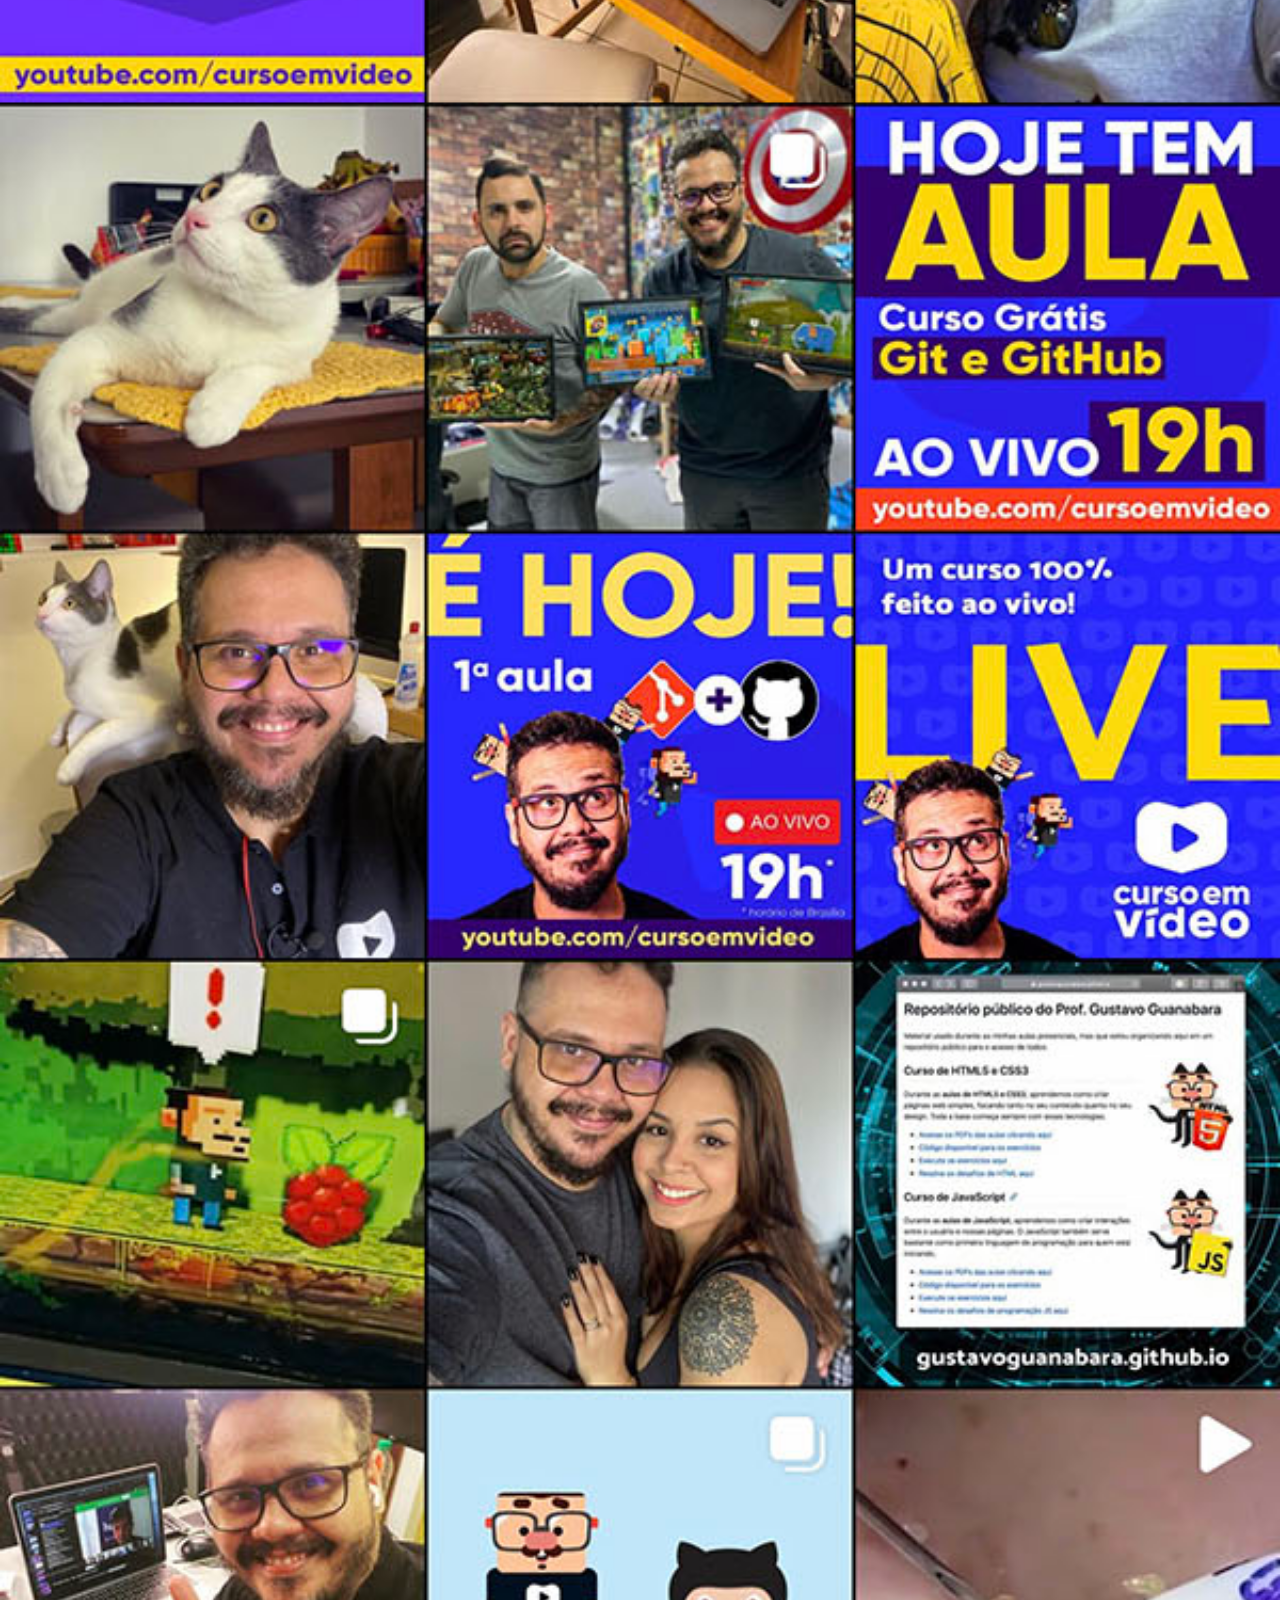
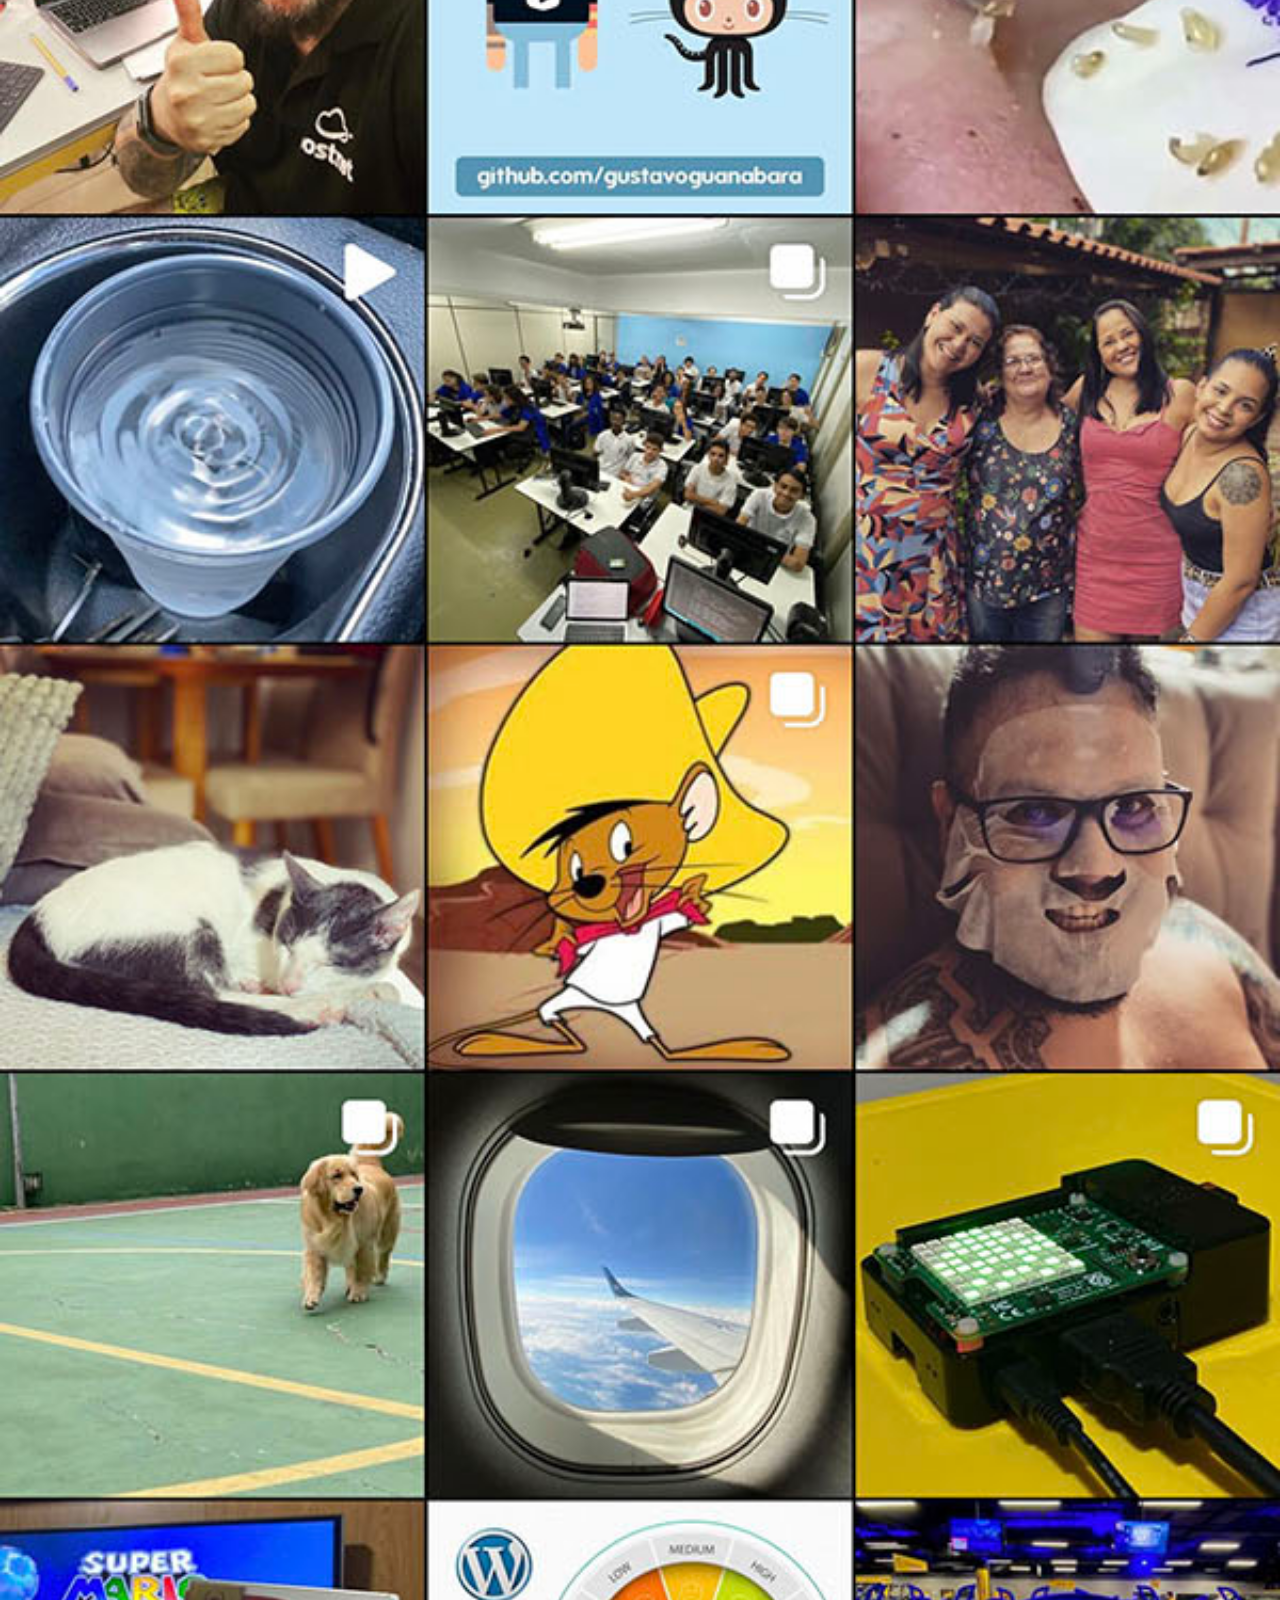
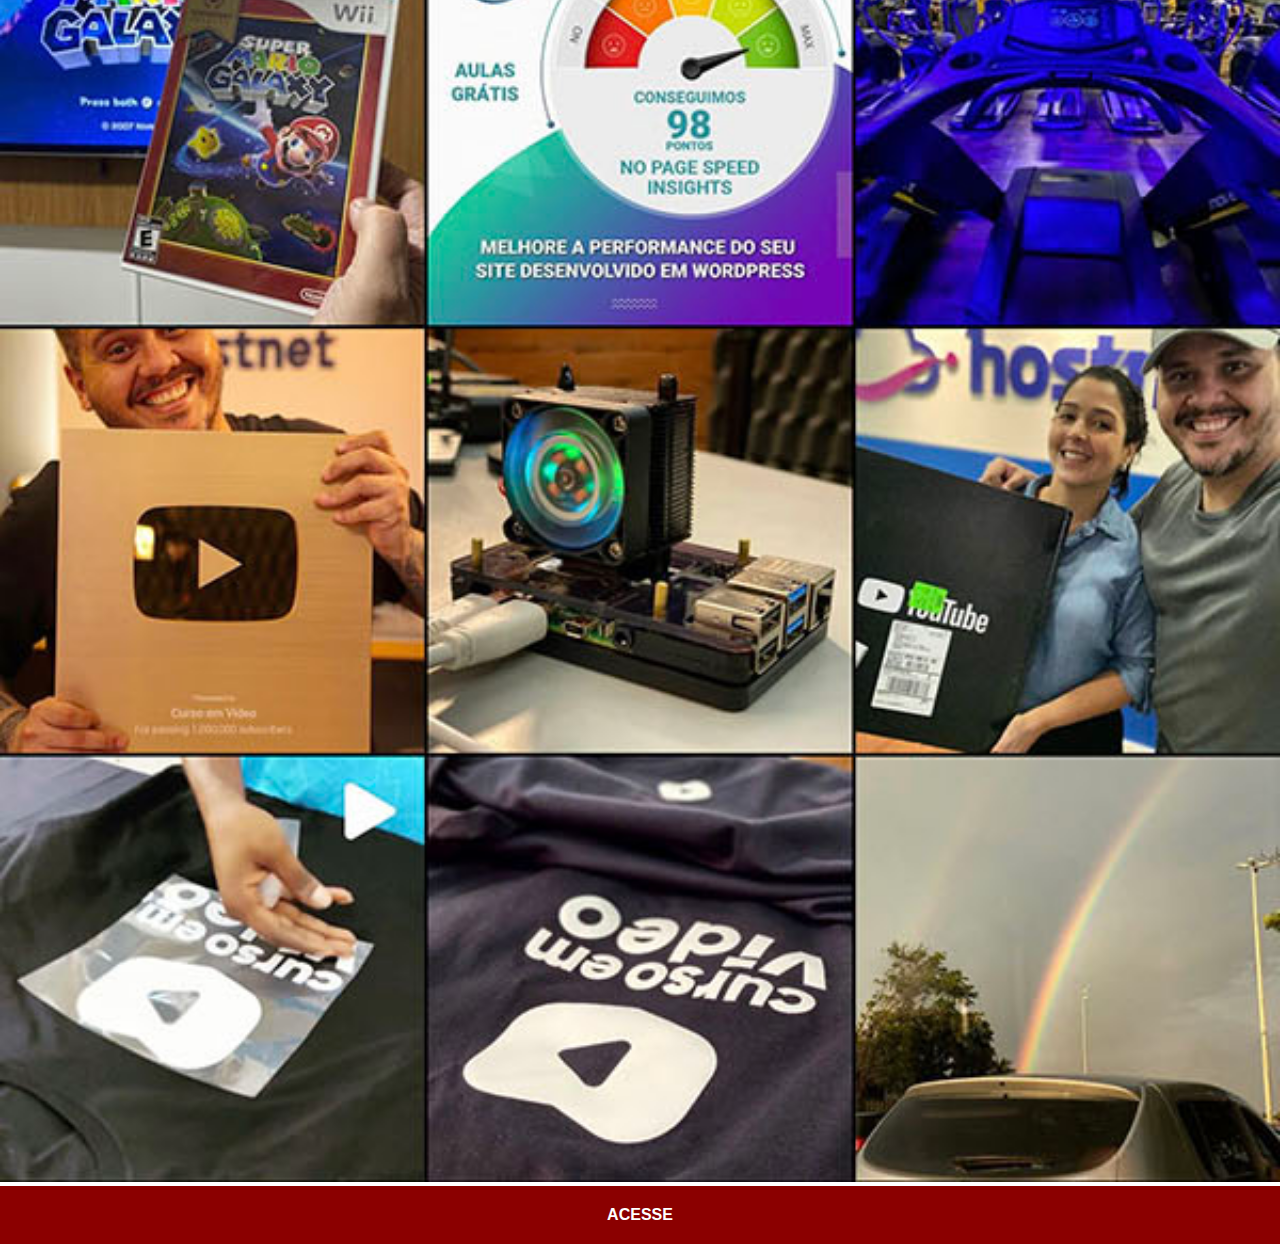
<file: instagram.html>
<!DOCTYPE html>
<html lang="pt-br">
<head>
    <meta charset="UTF-8">
    <meta name="viewport" content="width=device-width, initial-scale=1.0">
    <title>Github</title>
    <link rel="stylesheet" href="buttons.css">
</head>
<body>
    <img src="imagens/tela-instagram.jpg" alt="instagram">
    <a href="https://www.instagram.com/gustavoguanabara/" target="_blank">ACESSE</a>
    
</body>
</html>
</file>
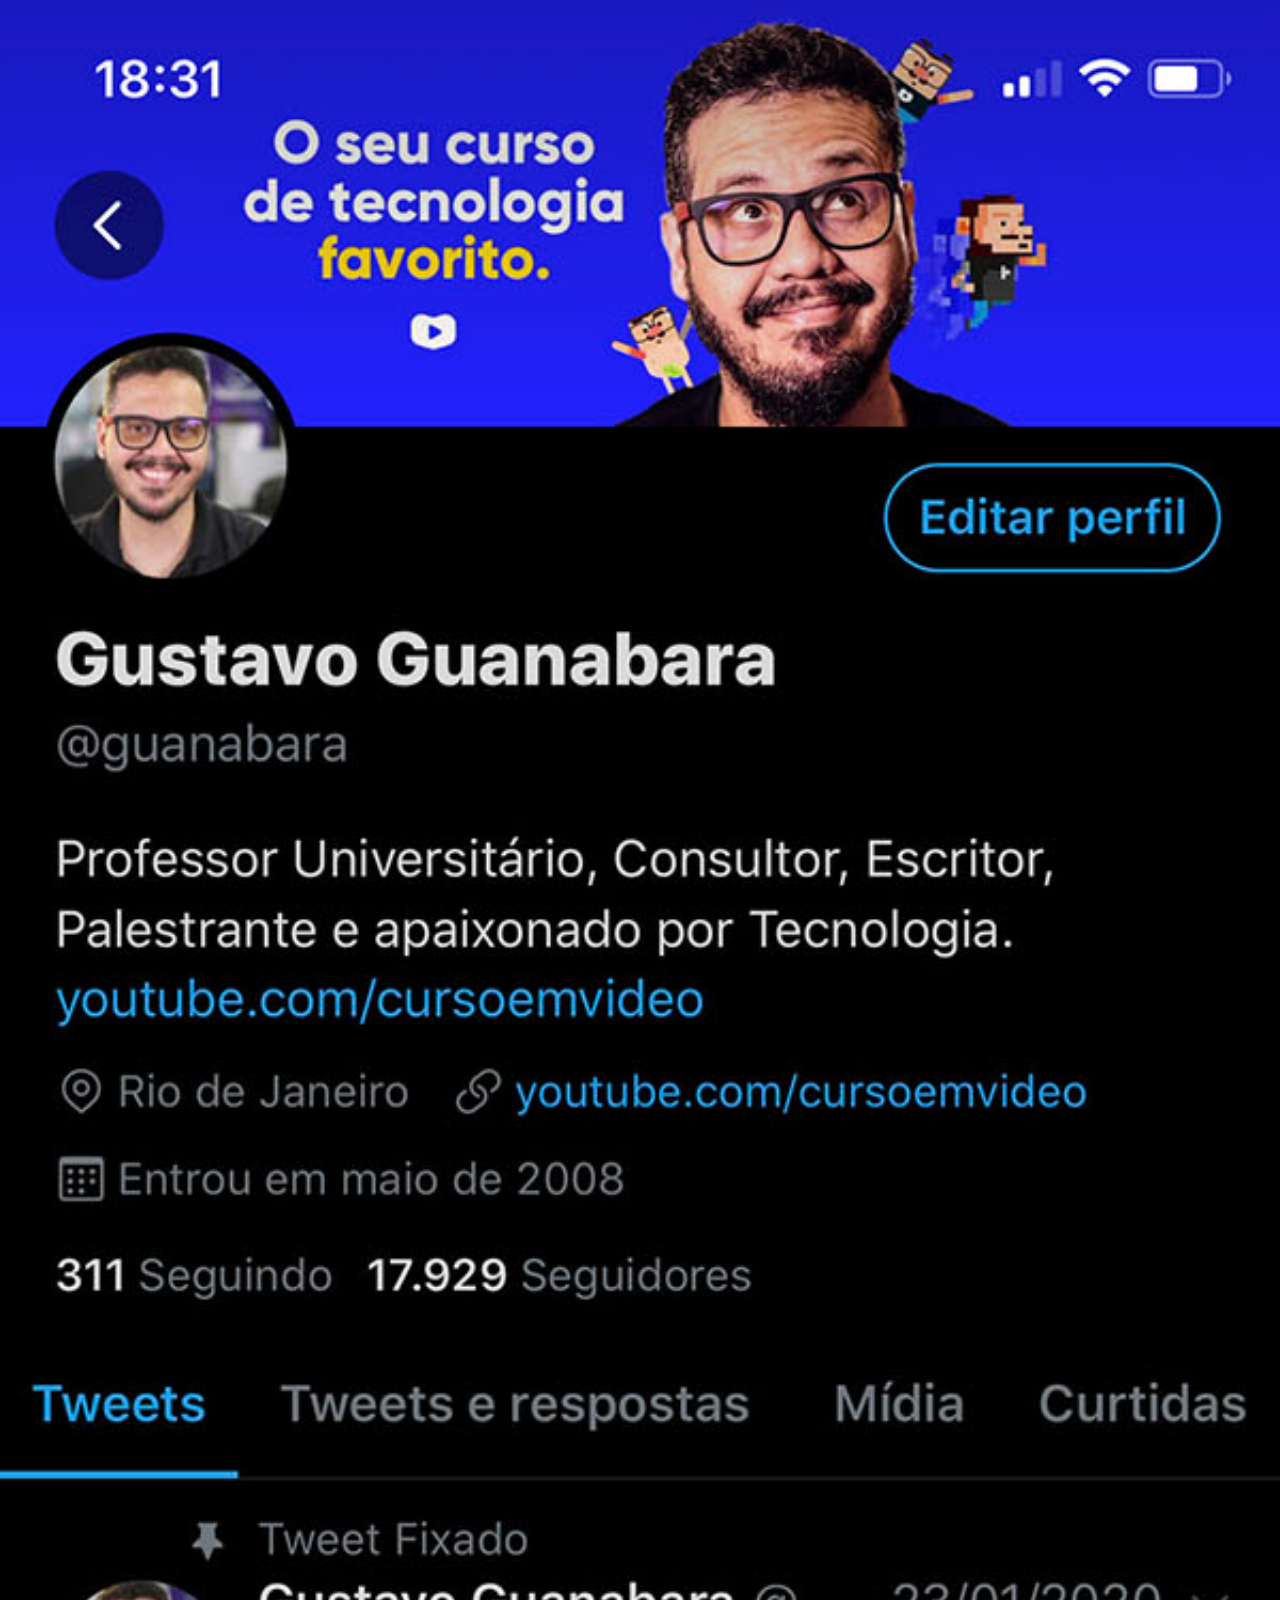
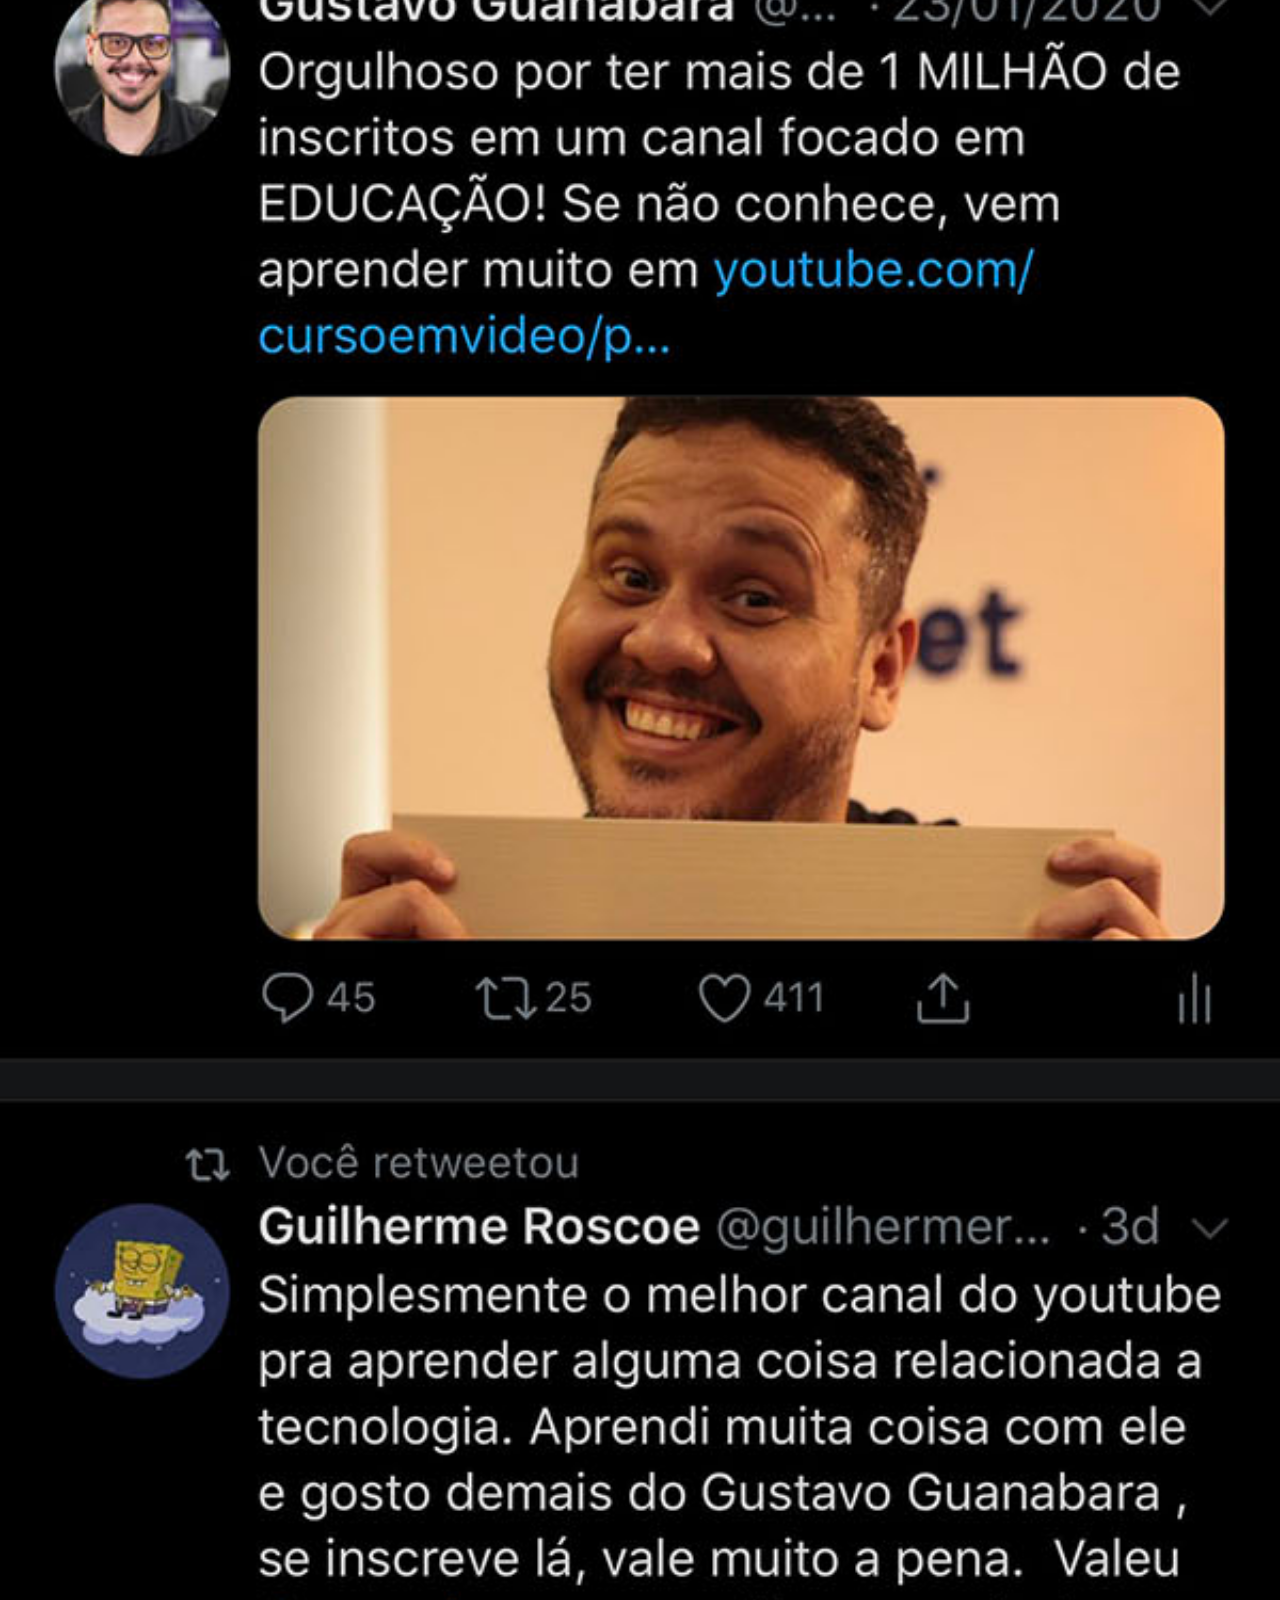
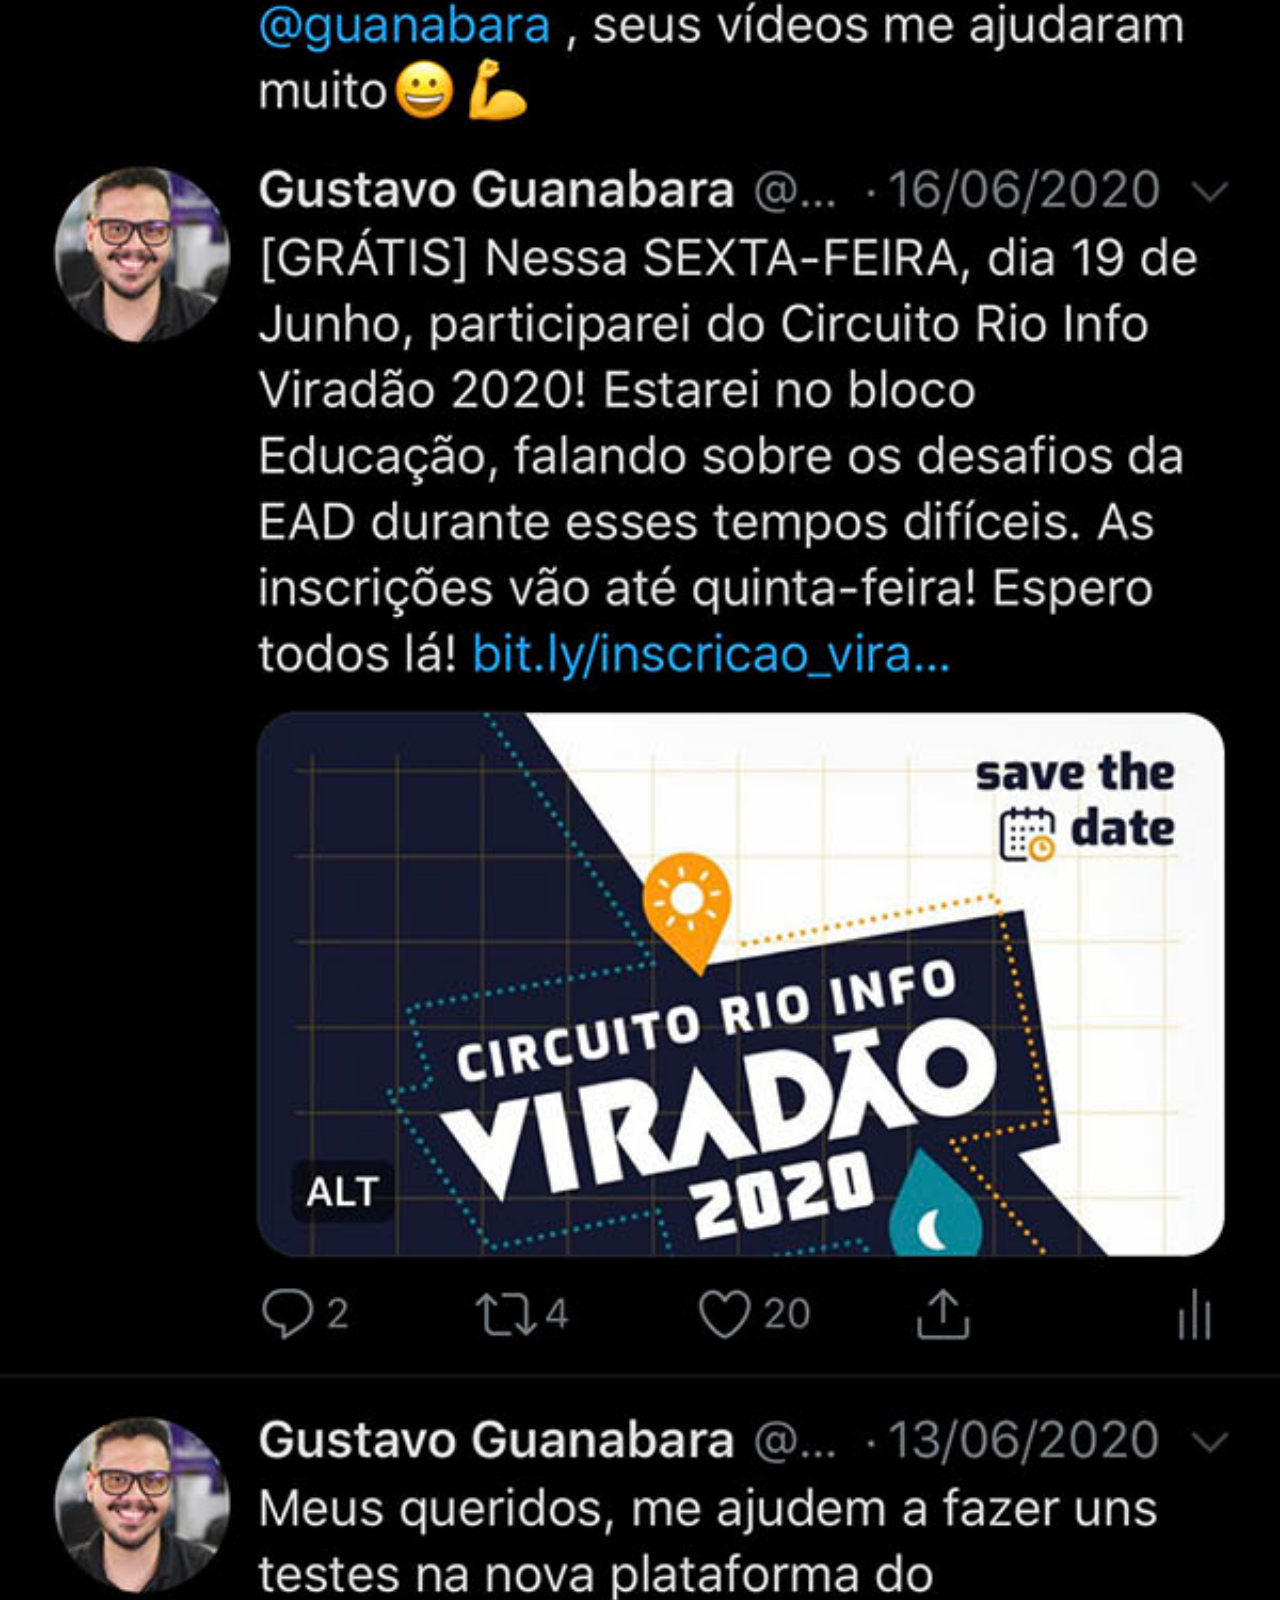
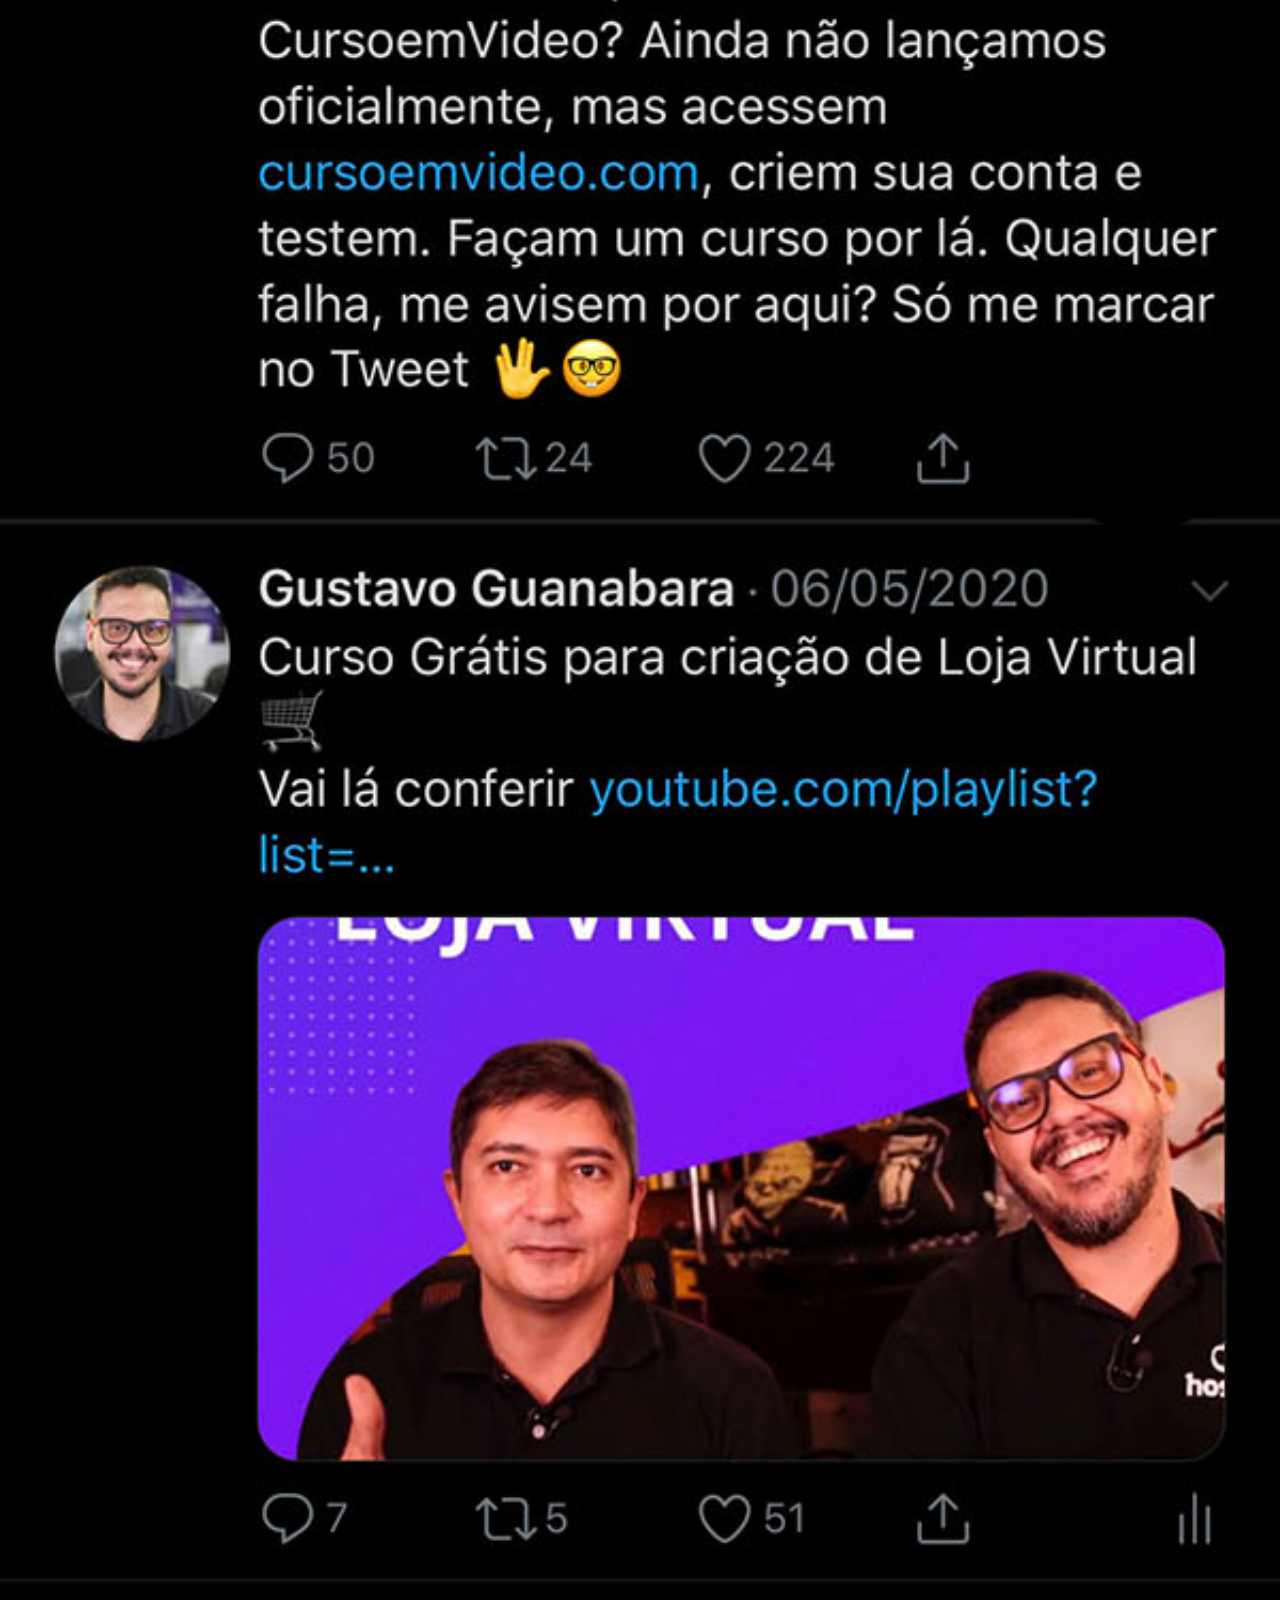
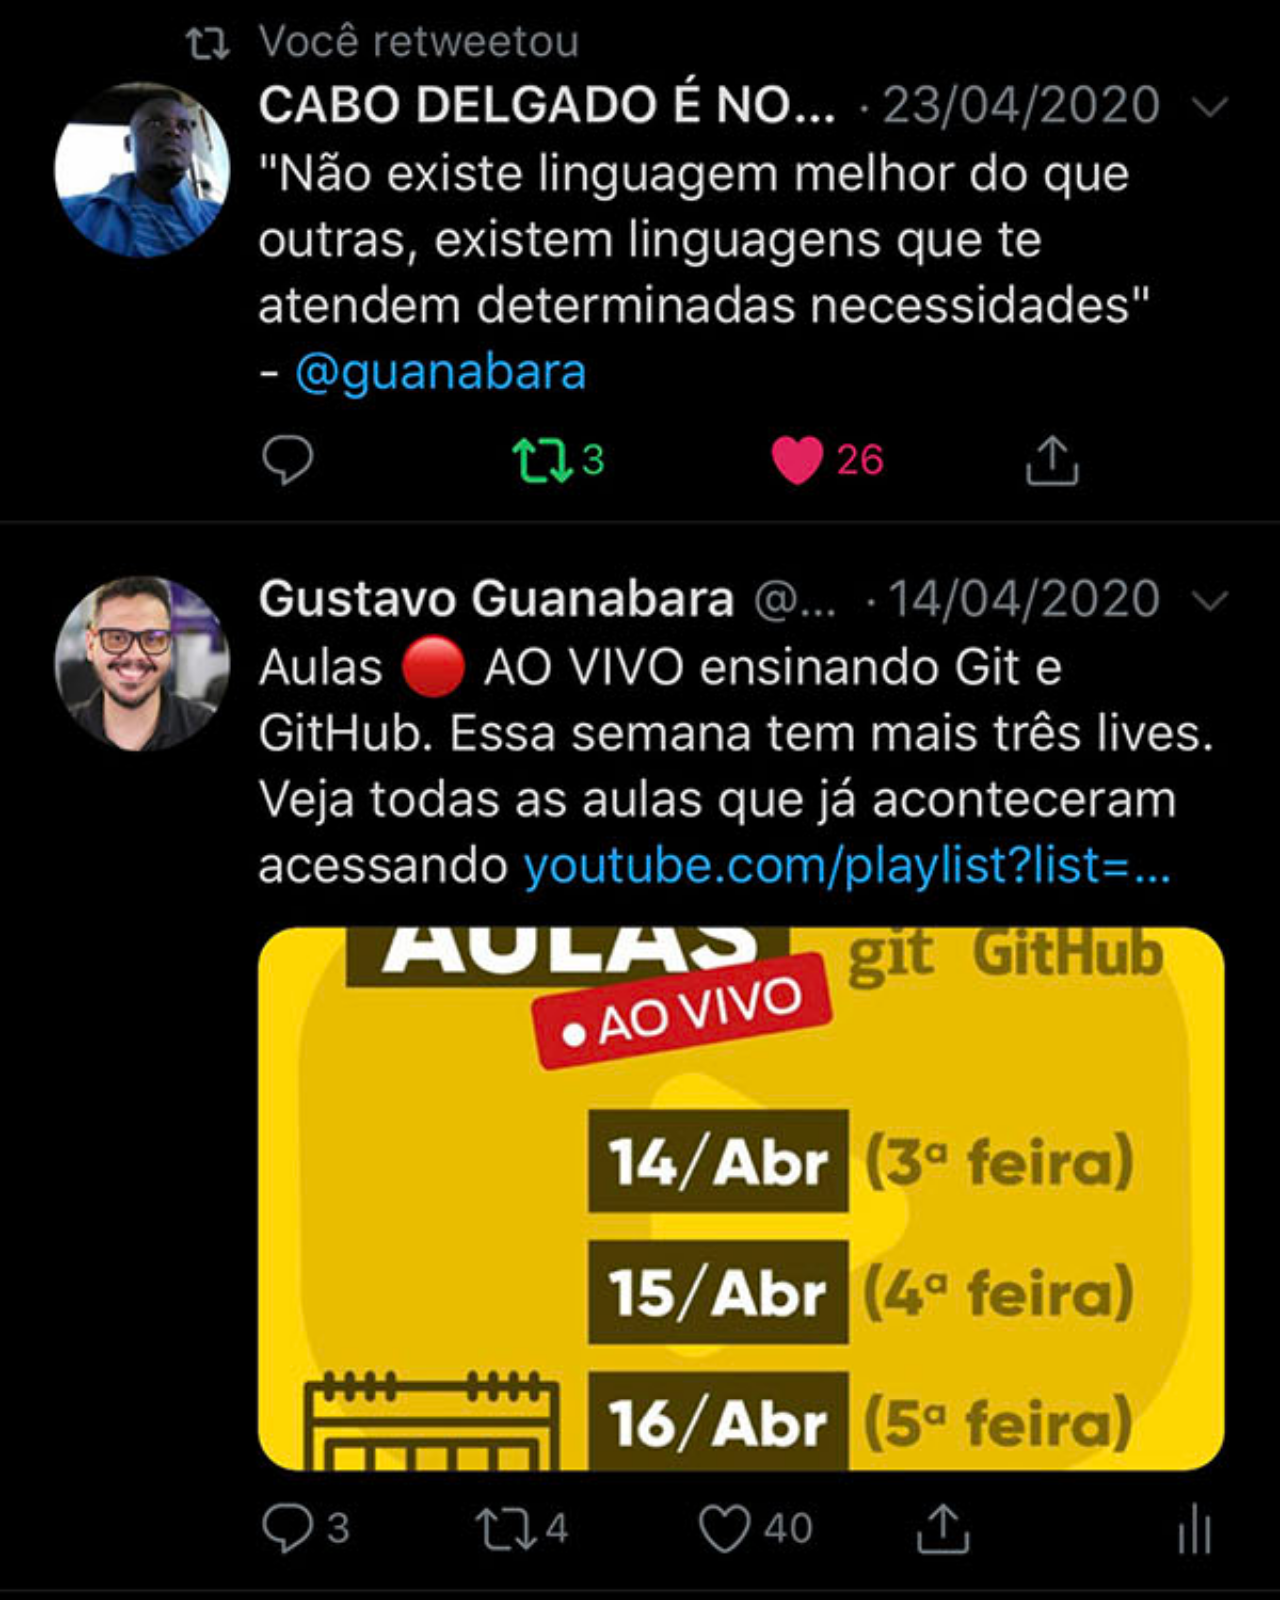
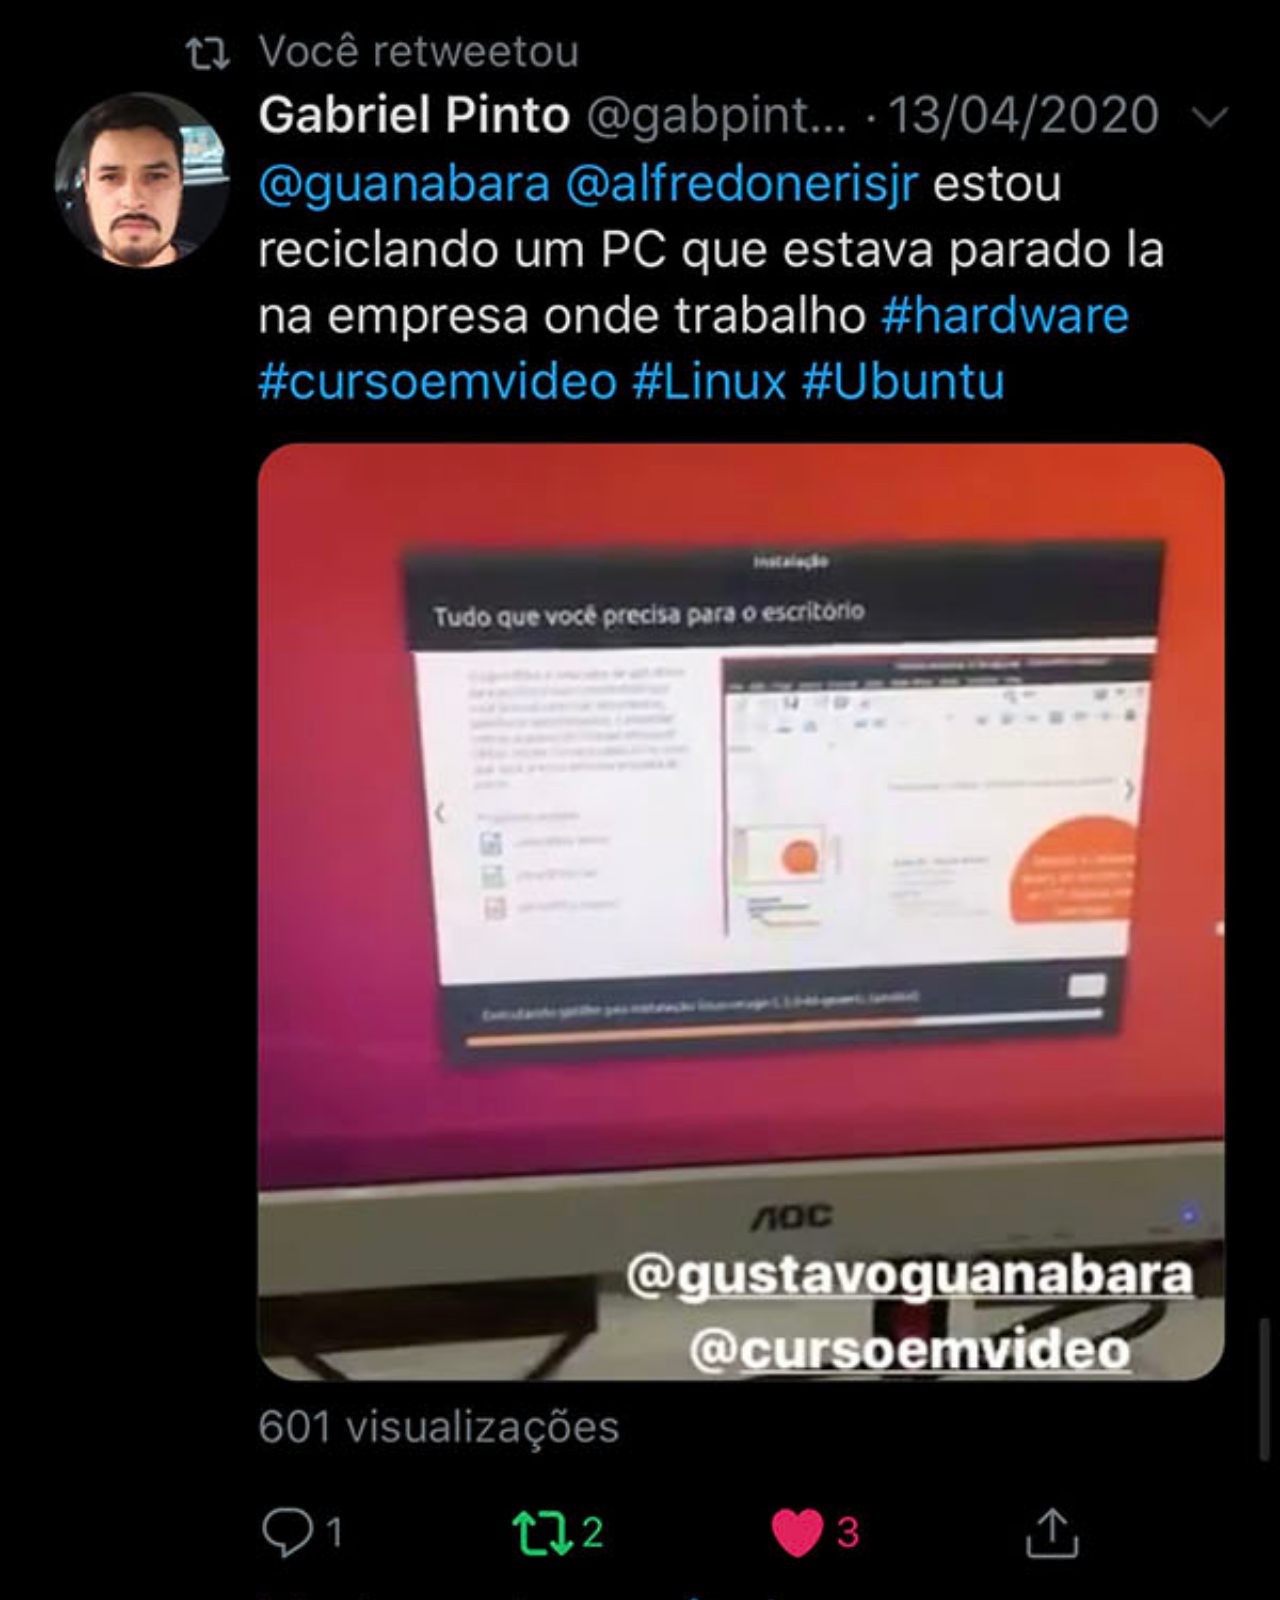
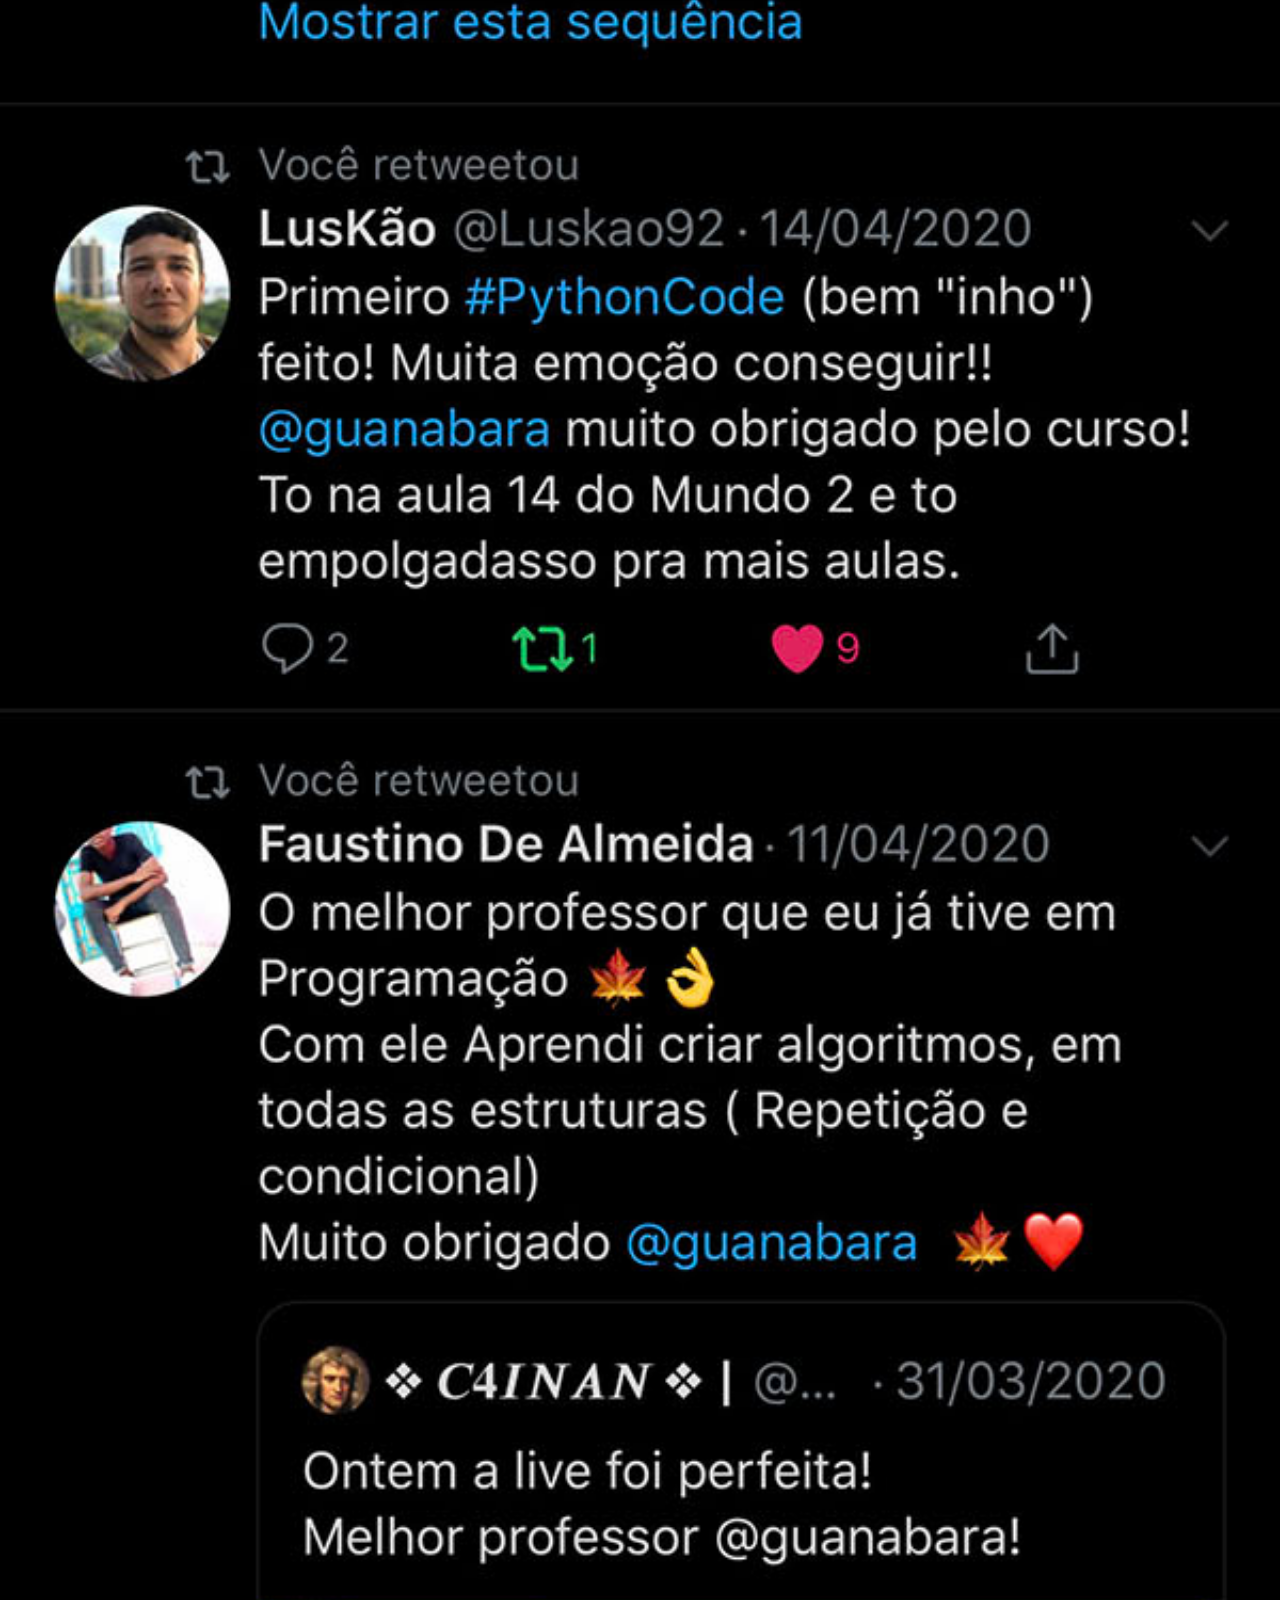
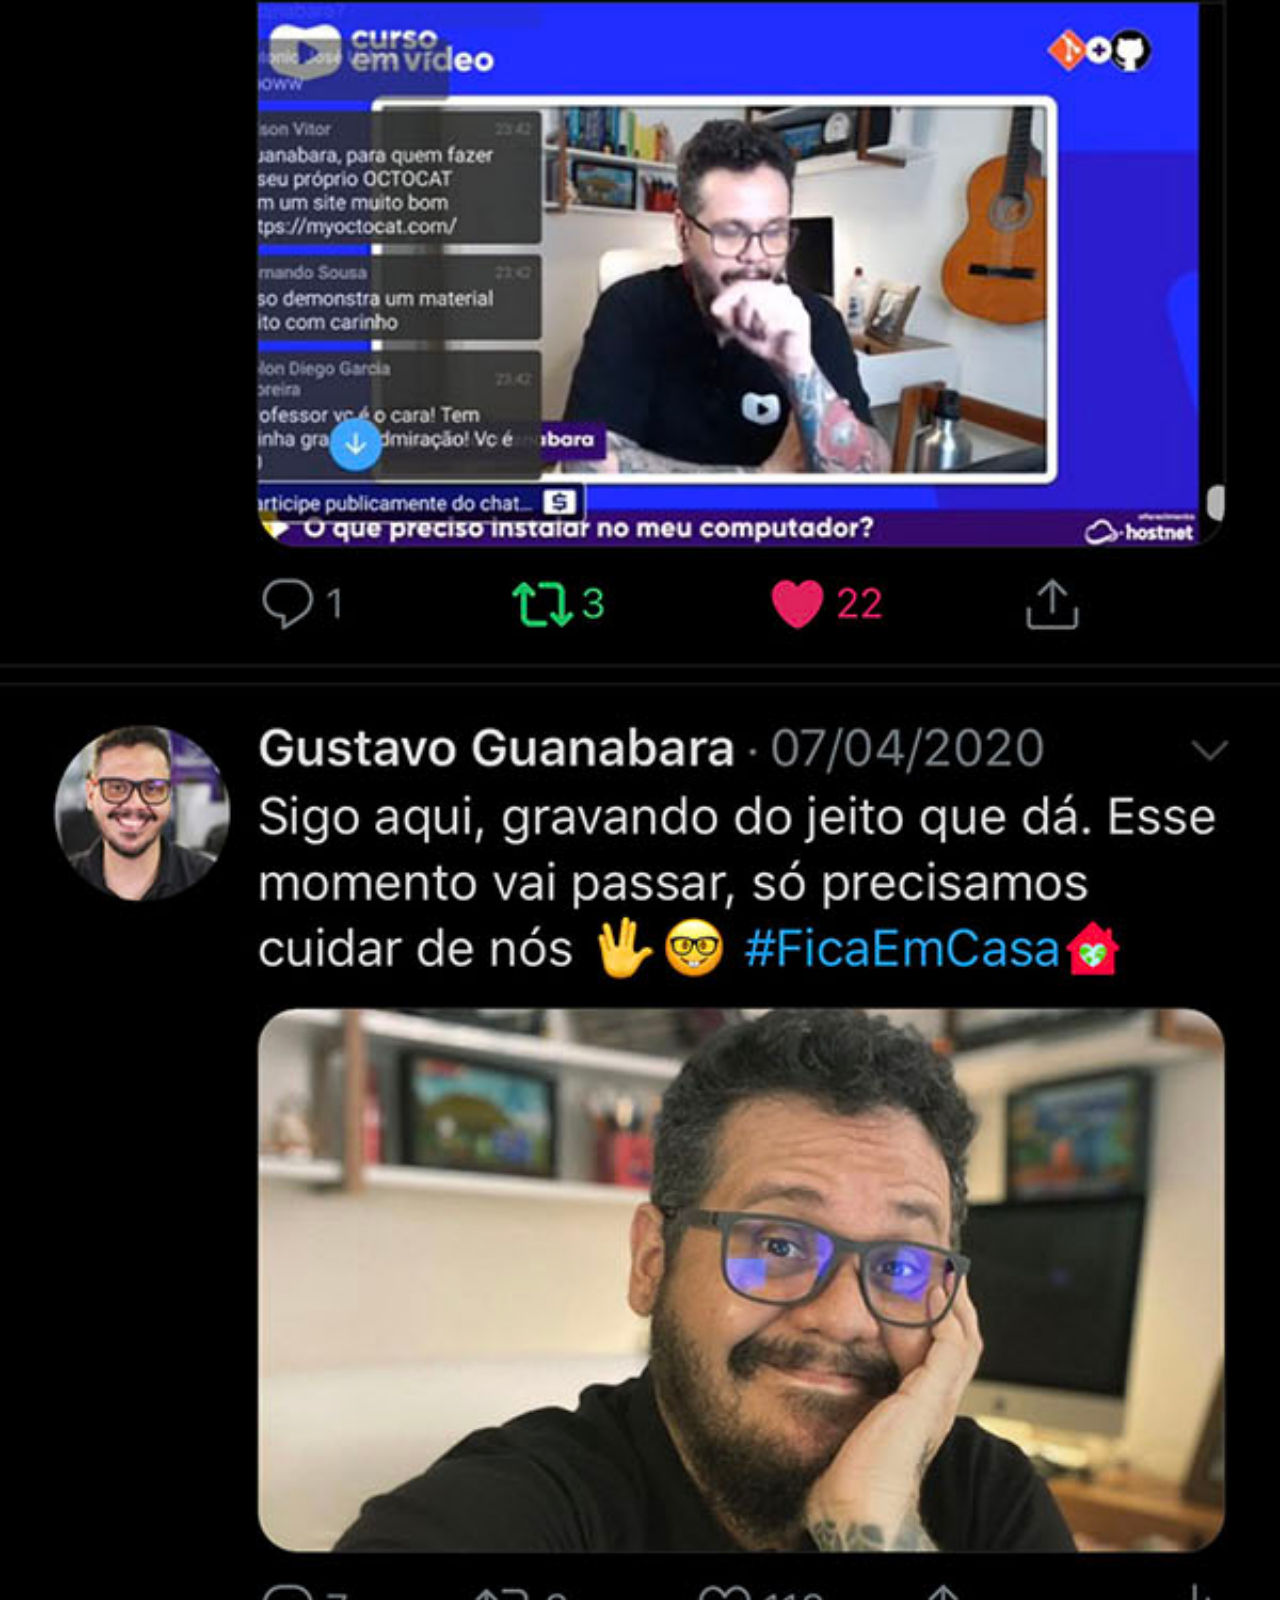
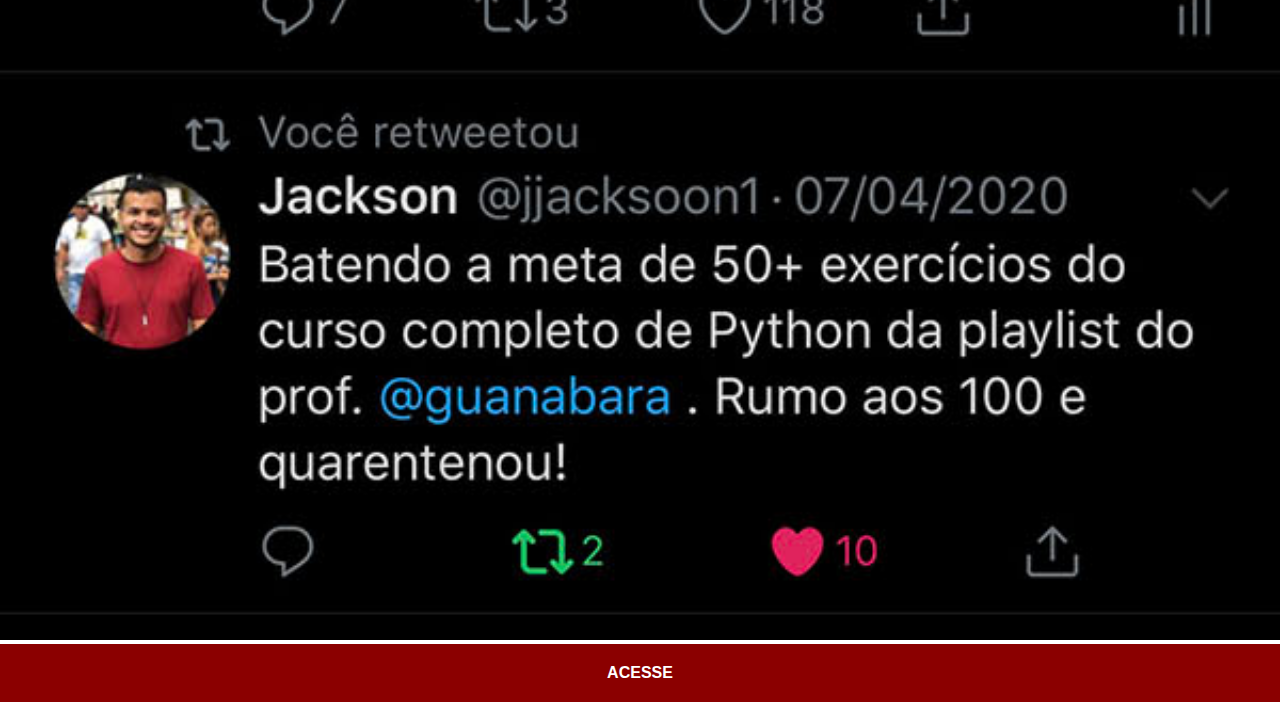
<file: twitter.html>
<!DOCTYPE html>
<html lang="pt-br">
<head>
    <meta charset="UTF-8">
    <meta name="viewport" content="width=device-width, initial-scale=1.0">
    <title>youtube</title>
    <link rel="stylesheet" href="buttons.css">
   
</head>
<body>
    <img src="imagens/tela-twitter.jpg" alt="twitter">
    <a href="https://x.com/guanabara" target="_blank">ACESSE</a>
</body>
</html>
</file>
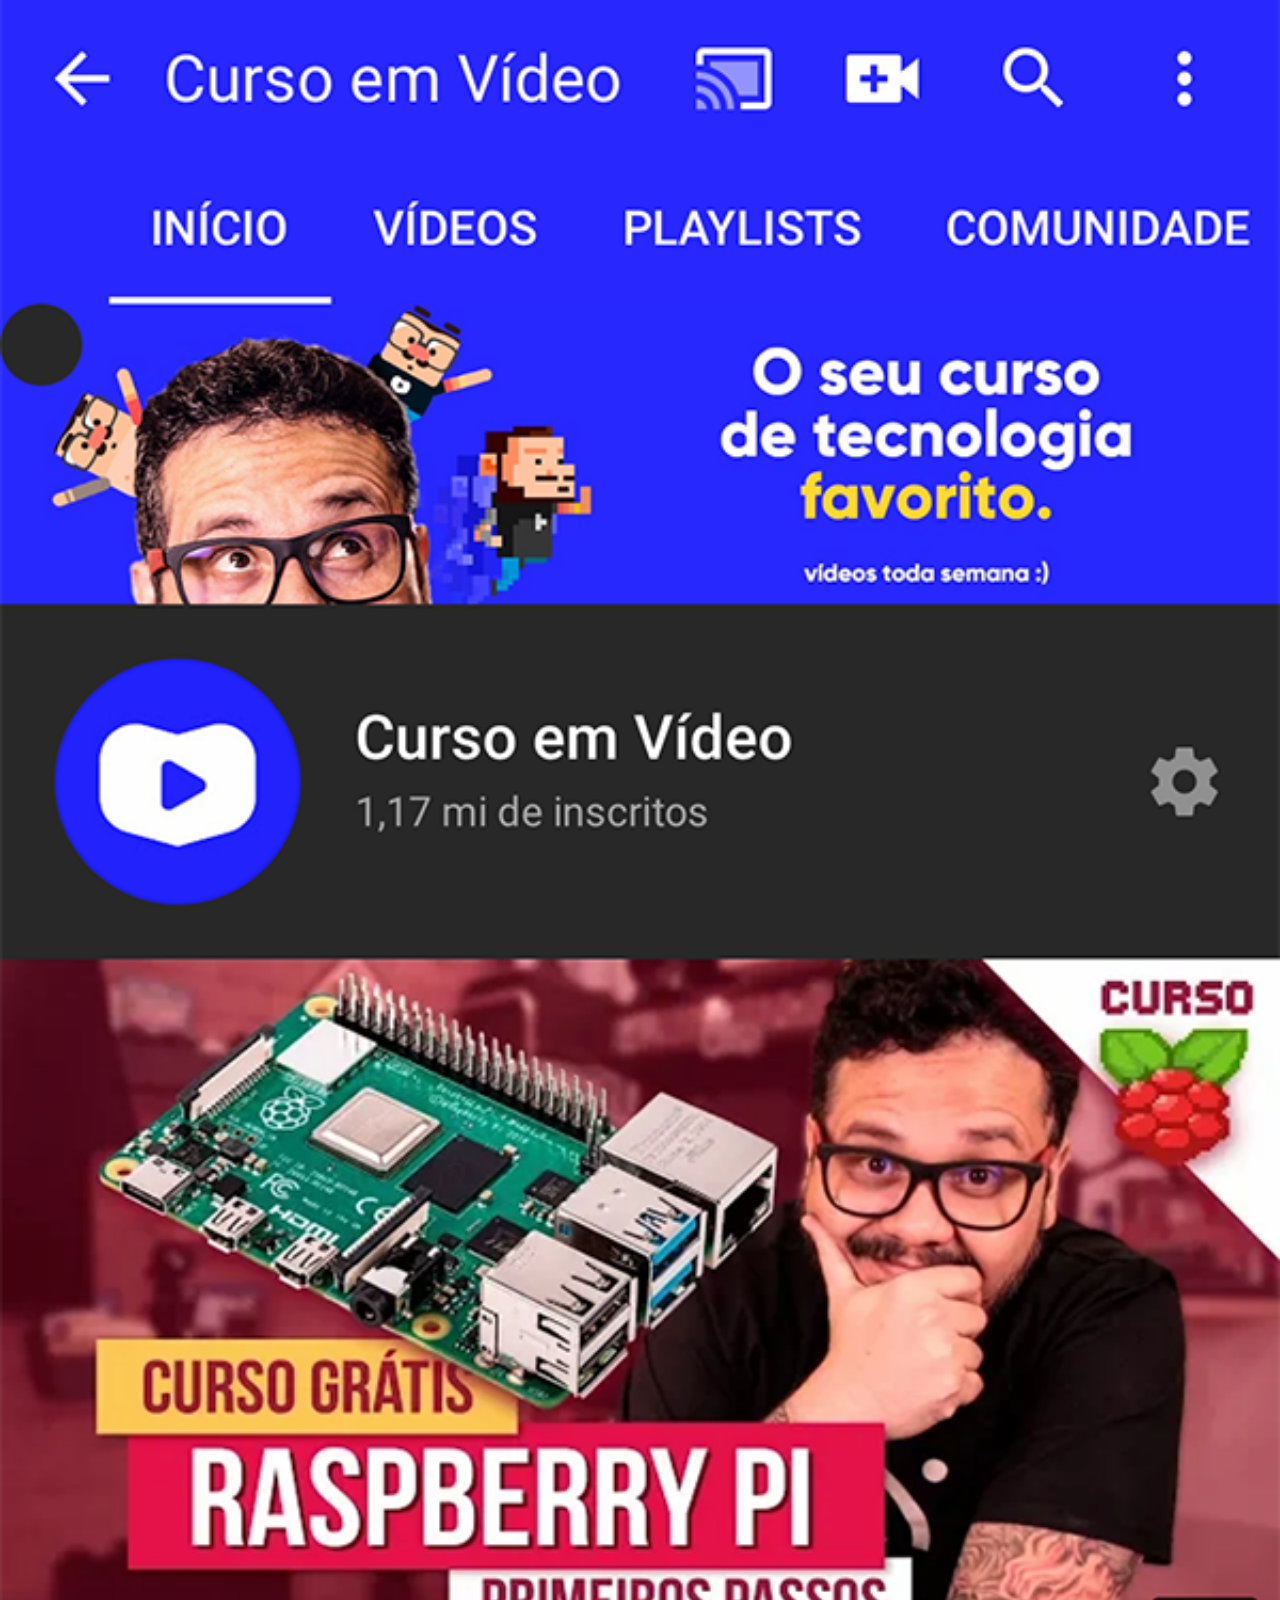
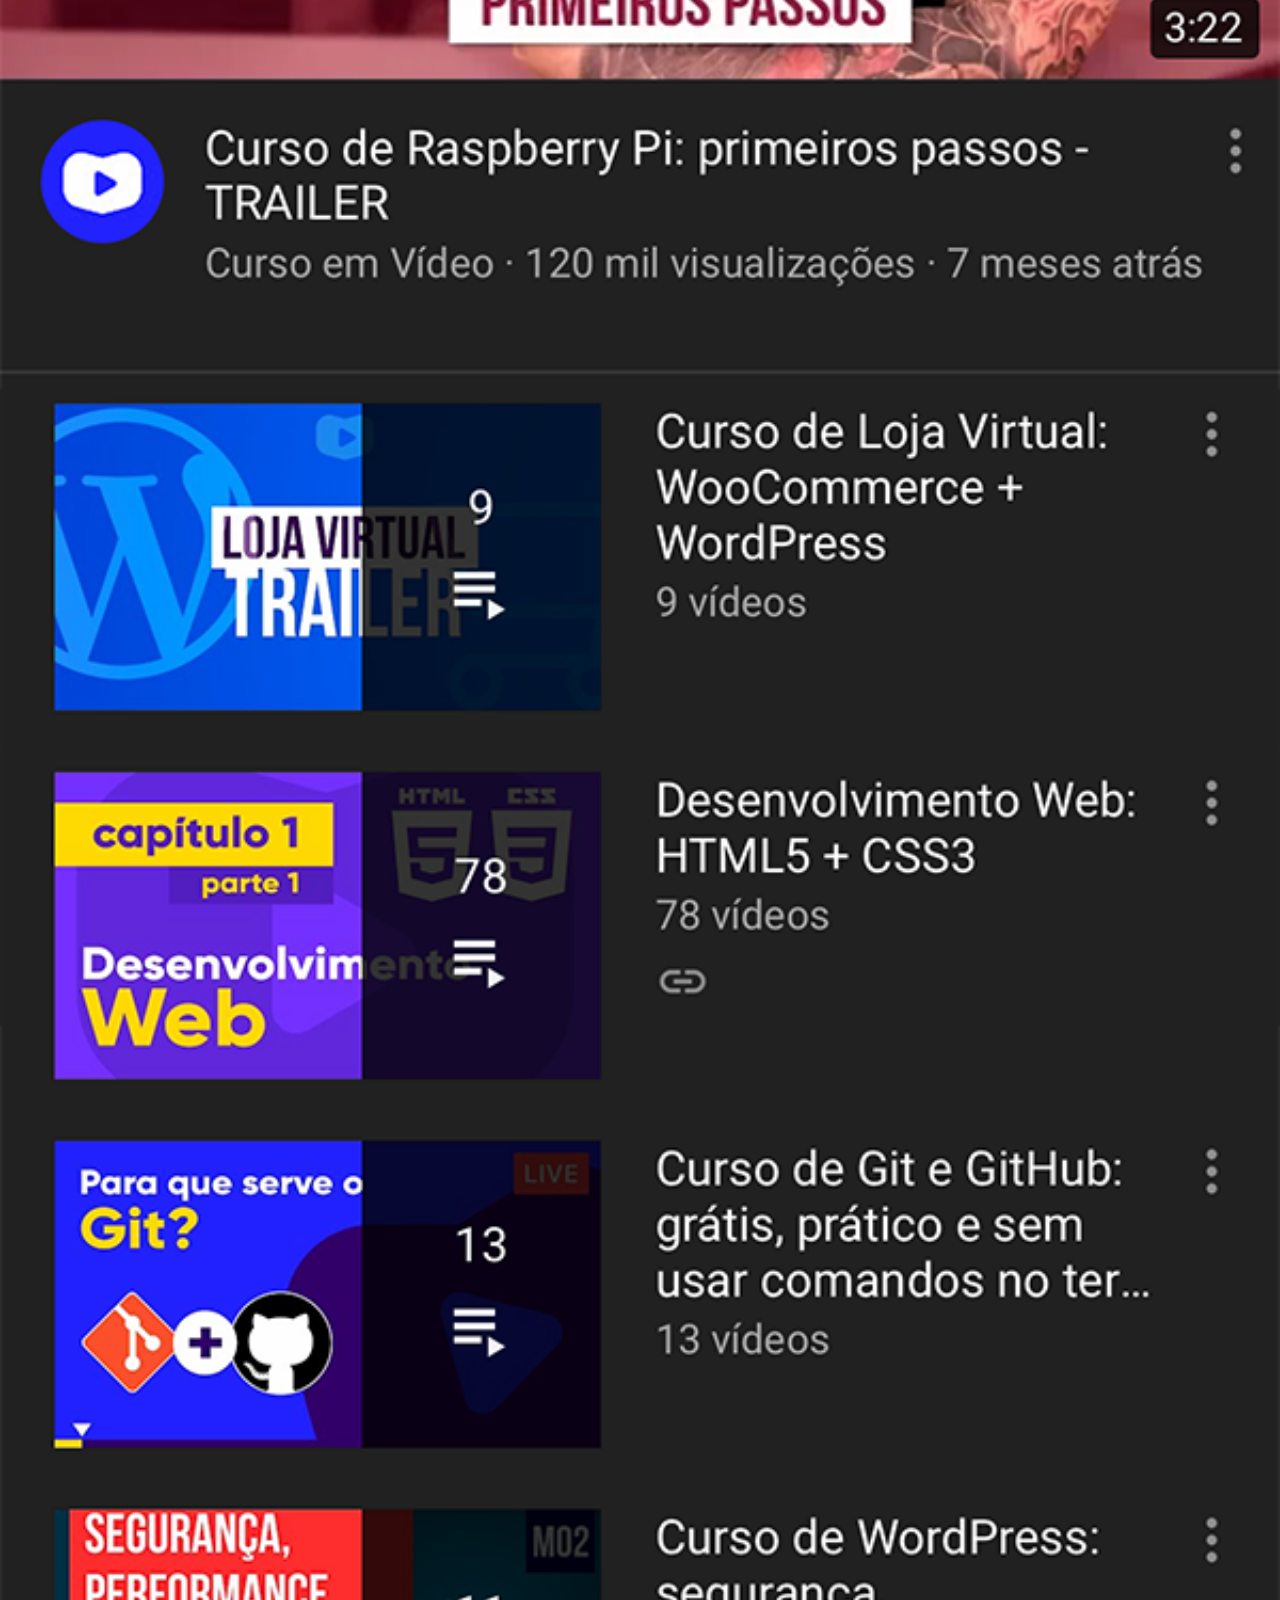
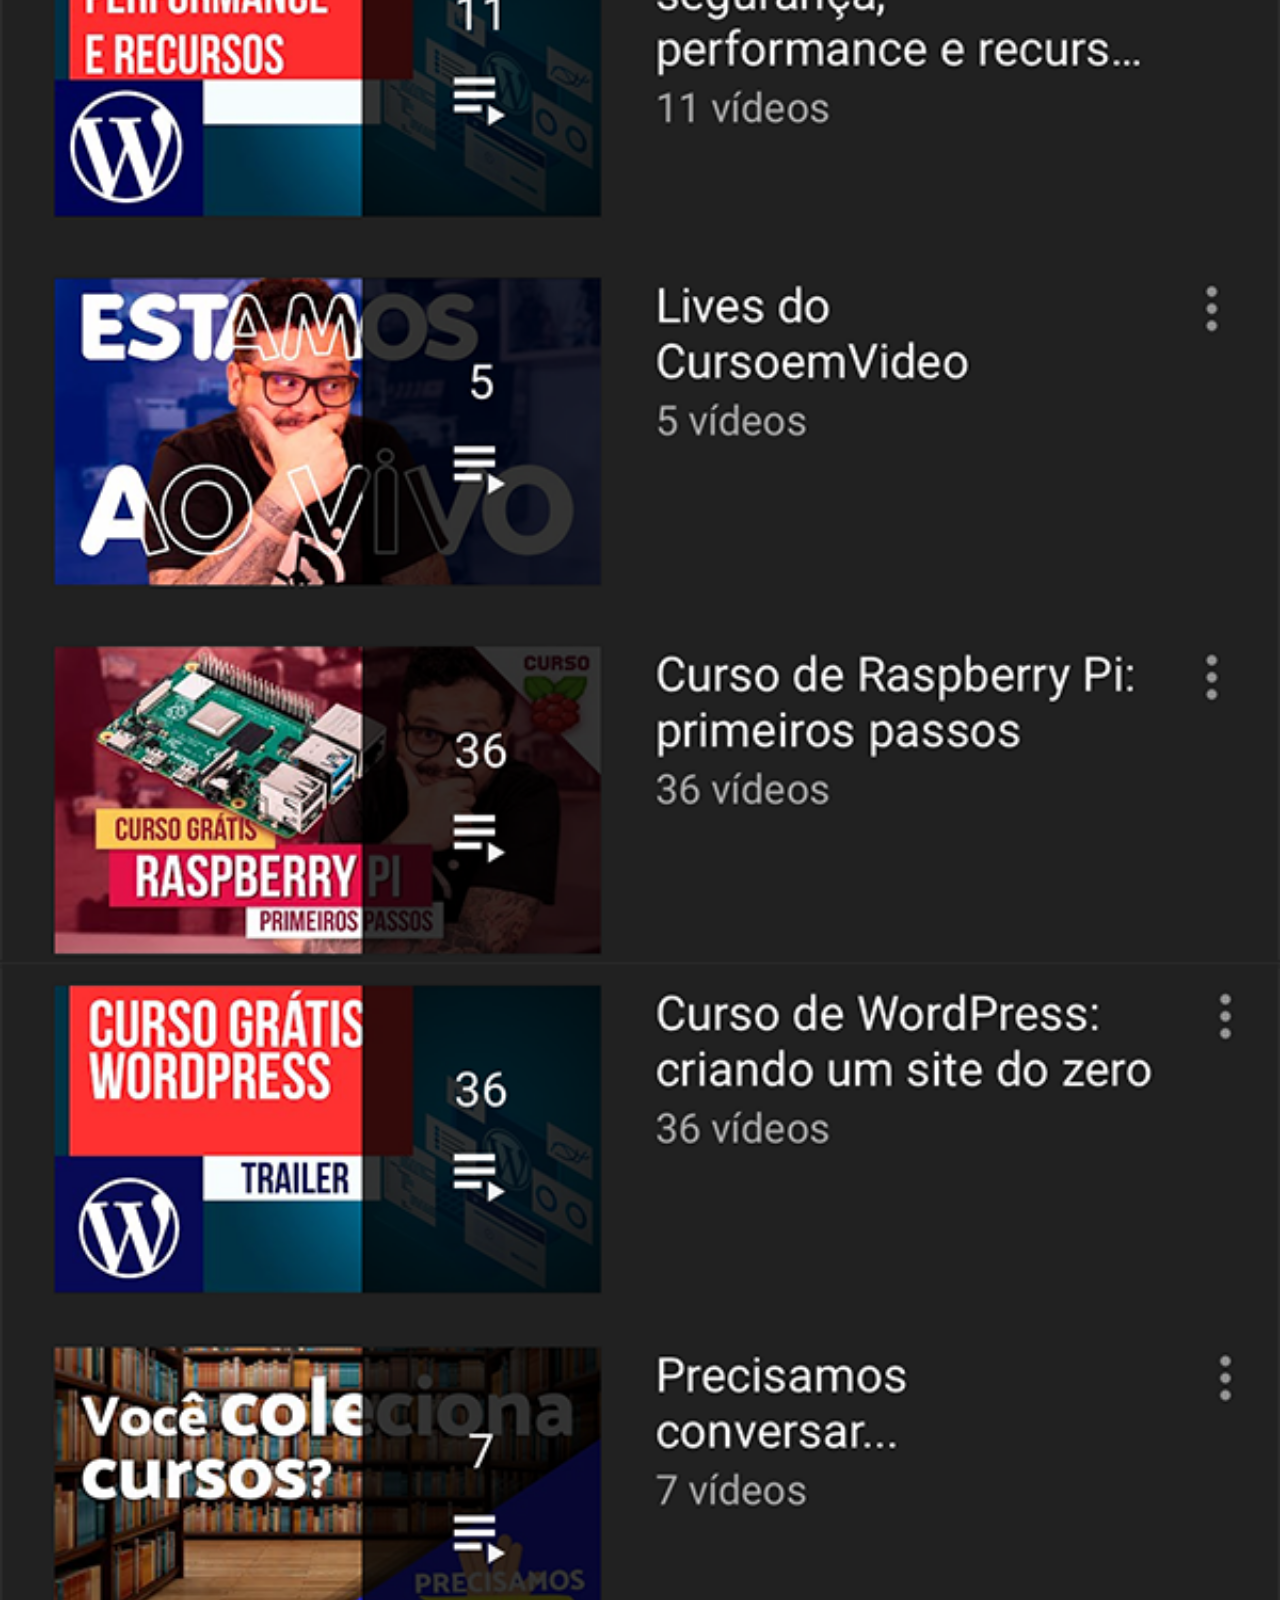
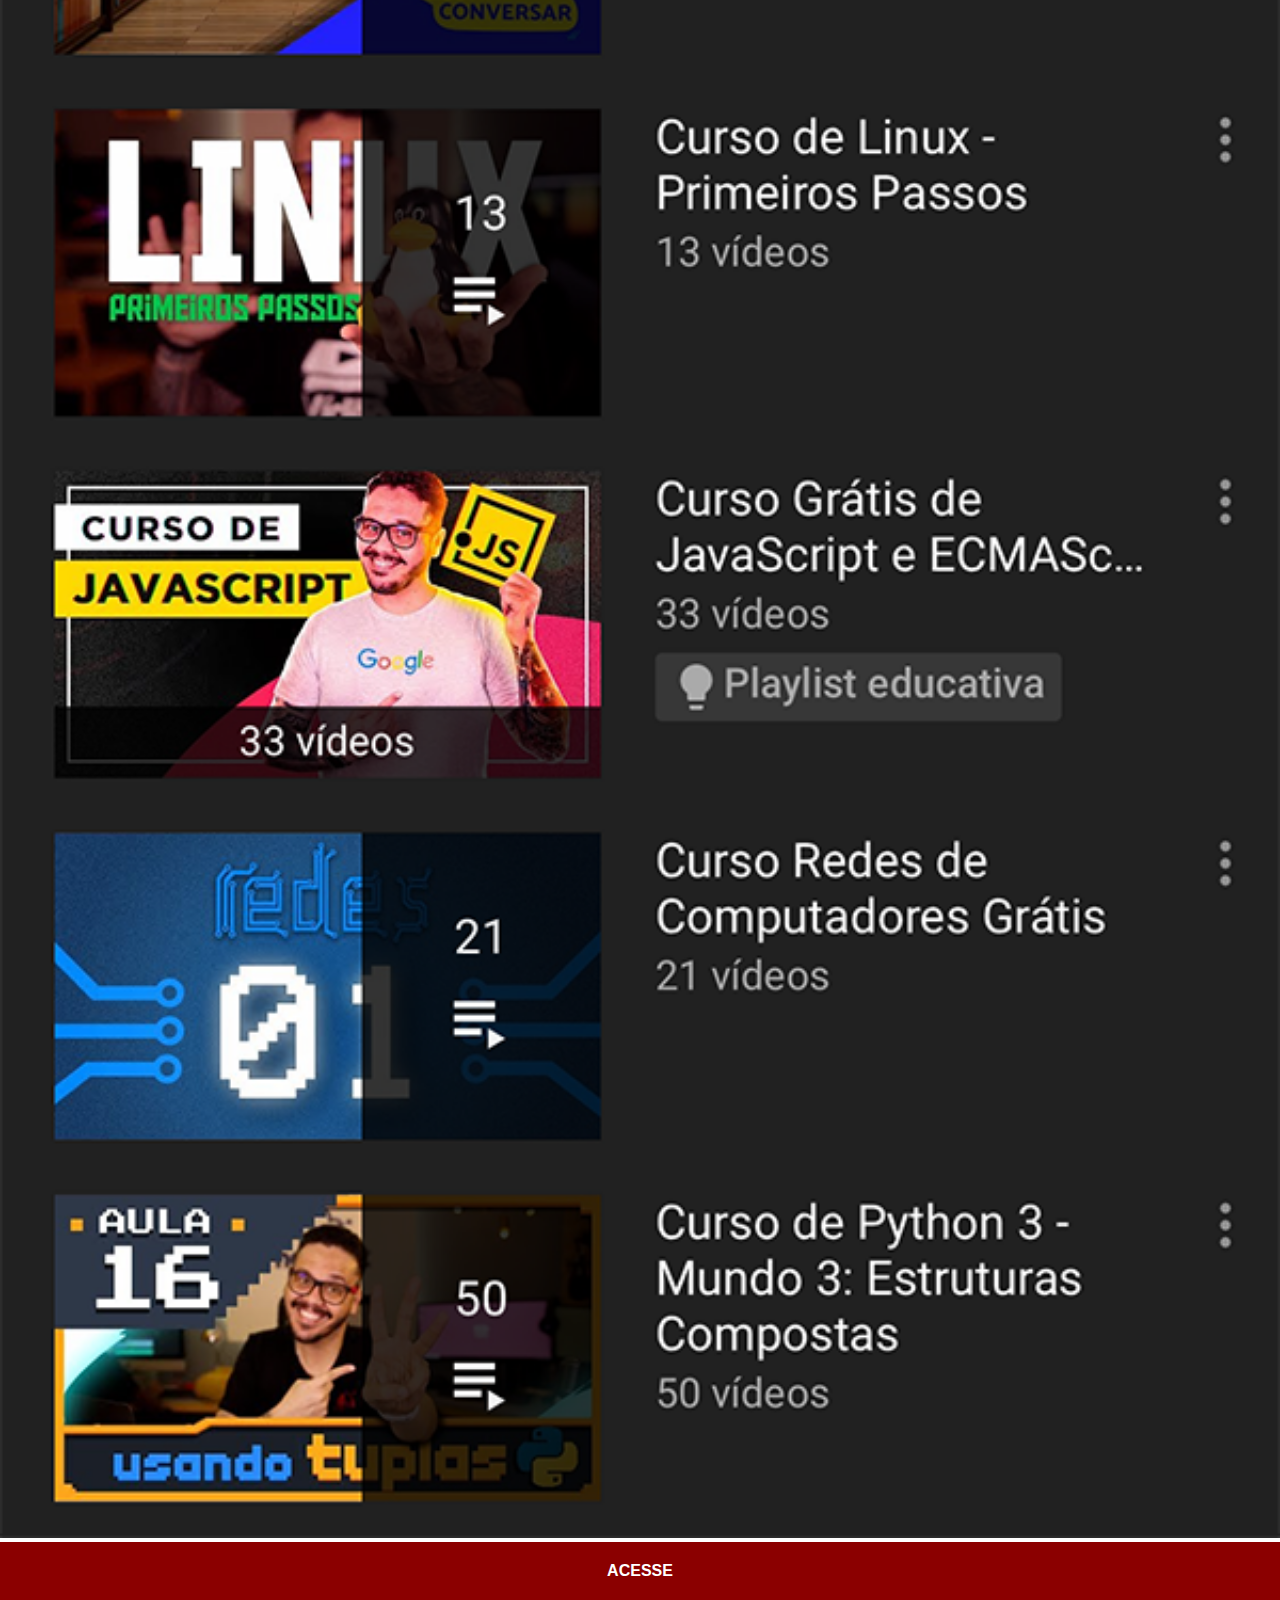
<file: youtube.html>
<!DOCTYPE html>
<html lang="pt-br">
<head>
    <meta charset="UTF-8">
    <meta name="viewport" content="width=device-width, initial-scale=1.0">
    <title>youtube</title>
    <link rel="stylesheet" href="buttons.css">
   
</head>
<body>
    <img src="imagens/tela-youtube.png" alt="youtube">
    <a href="https://www.youtube.com/cursoemvideo" target="_blank">ACESSE</a>
</body>
</html>
</file>
<file: style.css>
*{
    padding: 0px;
    margin: 0px;
    box-sizing: border-box;
    font-family: Arial, Helvetica, sans-serif;
}

html, body{
    width: 100vw;
    height: 100vh;
    background-color: black;
}

body{
    position: relative;
    width: 100%;
    background-image: url(imagens/fundo-madeira.jpg);
    background-repeat: no-repeat;
    background-position: center top;
    background-size: cover;
    
}

 .tela{
    position: absolute;
    width: 311px;
    height: 624px;
    top: 50%;
    left: 50%;
    transform: translate(-50%, -50%);
    background-image: url(imagens/frame-iphone.png);
    background-repeat: no-repeat;
    background-position: top left;
    
   
}

iframe#tela{
    position: relative;
    top: 80px;
    left: 22px;
    width: 267px;
    height: 471px;
}

a img{
    width: 70px;
    height: 70px;
    border-radius: 50%;
    box-shadow: 2px 2px 4px rgba(0, 0, 0, 0.521);
    margin: 30px 25px 10px;
}

.buttons{
    text-align: right;
    
}

.buttons a img:hover{
    border: 3px solid rgba(255, 255, 255, 0.562);
    transform: translate(-7px, -7px);
    transition-duration: 0.2s;
    
}
</file>
<file: buttons.css>
*{
    margin: 0px;
    padding: 0px;
    font-family: Arial, Helvetica, sans-serif;
}

::-webkit-scrollbar{
    width: 0px;
    height: 0px;
}

img{
    width: 100%;

}

a{
    display: block;
    background-color: darkred;
    color: white;
    padding: 20px;
    text-align: center;
    font-weight: bolder;
    text-decoration: none;
}

a:hover{
    background-color: red;
}
</file>
